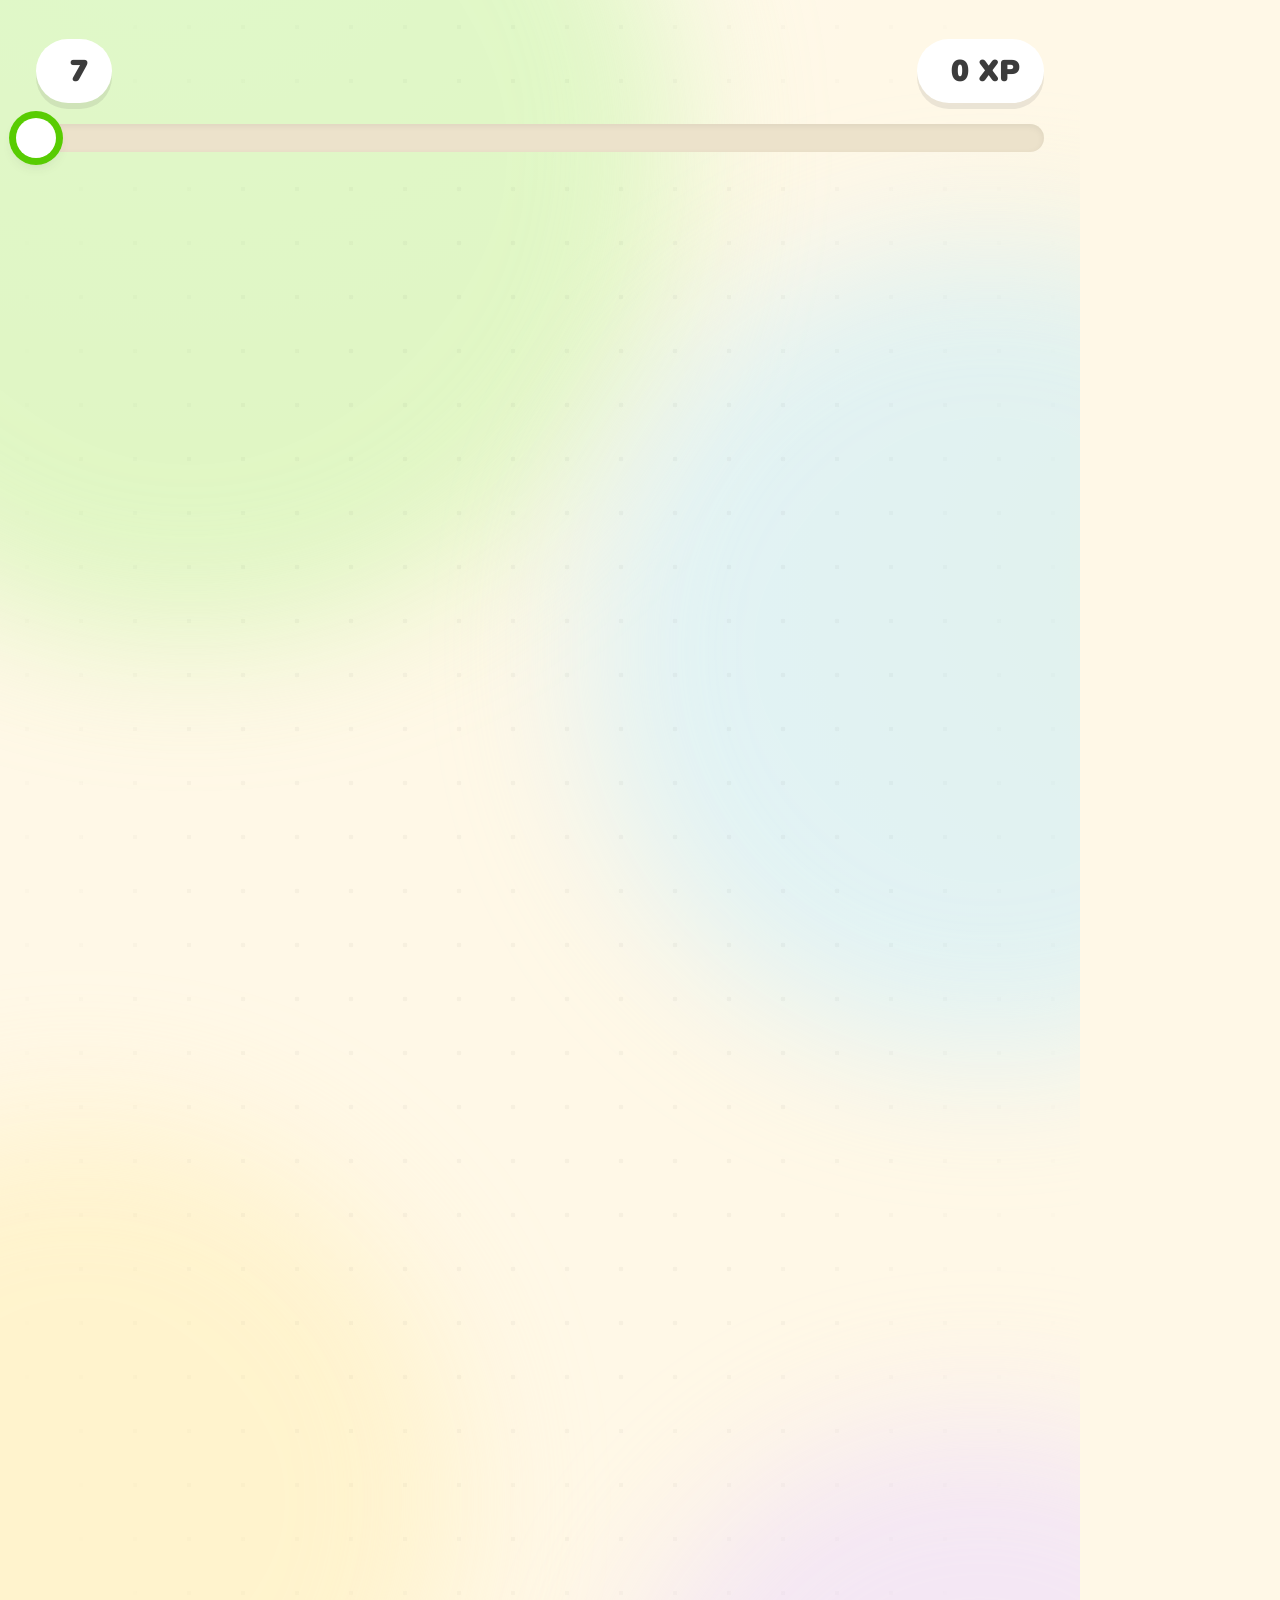
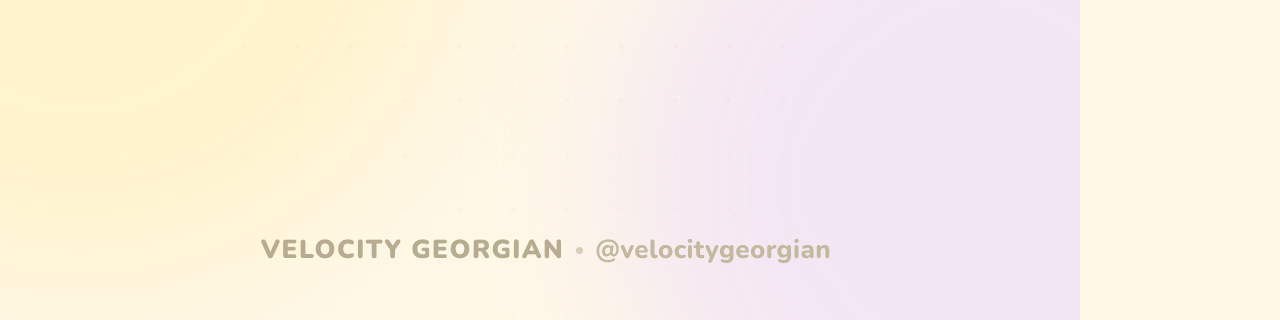
<file: scene/index.html>
<!doctype html>
<html lang="en">
<head>
<meta charset="utf-8">
<meta name="viewport" content="width=1080, height=1920">
<title>Velocity Georgian · Lesson</title>
<link rel="stylesheet" href="scene.css">
</head>
<body>
<div id="stage">

  <div id="bg">
    <div class="blob blob-a"></div>
    <div class="blob blob-b"></div>
    <div class="blob blob-c"></div>
    <div class="blob blob-d"></div>
    <canvas id="fx" width="1080" height="1920"></canvas>
    <div id="grid"></div>
  </div>

  <header id="hud">
    <div class="hud-row">
      <div class="pill streak" id="streakPill">
        <span class="ico" data-icon="flame"></span>
        <span id="streakVal">7</span>
      </div>
      <div class="hud-spacer"></div>
      <div class="pill xp" id="xpPill">
        <span class="ico" data-icon="bolt"></span>
        <span id="xpVal">0 XP</span>
      </div>
    </div>
    <div class="progress" id="progress">
      <div class="progress-fill" id="progressFill"><div class="progress-shine"></div></div>
      <div class="progress-knob" id="progressKnob"></div>
    </div>
  </header>

  <section class="scene" id="sceneIntro">
    <div class="intro-wrap">
      <div class="logo-badge" id="logoBadge"><span class="ico" data-icon="bolt"></span></div>
      <div class="logo-word" id="logoWord">VELOCITY</div>
      <div class="logo-lang" id="logoLang">GEORGIAN</div>
      <div class="tagline" id="tagline">Learn Georgian <b>in 60 seconds</b> a day</div>
    </div>
    <div class="mascot big" id="introMascot"></div>
    <div class="lesson-card" id="lessonCard">
      <div class="lesson-icon" id="lessonIcon"><span class="ico" data-icon="plane"></span></div>
      <div class="lesson-copy">
        <div class="eyebrow">TODAY'S LESSON</div>
        <div class="lesson-title" id="lessonTitle">Travel</div>
        <div class="lesson-sub" id="lessonSub">Du Lịch · 5 phrases</div>
      </div>
      <div class="lesson-go"><span class="ico" data-icon="chevron"></span></div>
    </div>
  </section>

  <section class="scene" id="scenePhrase">
    <div class="phrase-top">
      <div class="cat-chip" id="catChip">
        <span class="cat-ico" id="catIco"><span class="ico" data-icon="plane"></span></span>
        <span id="catText">Travel · Du Lịch</span>
      </div>
      <div class="counter-row">
        <span class="counter" id="phraseCounter">PHRASE 1 OF 5</span>
        <div class="dots" id="dots"></div>
      </div>
    </div>

    <div class="phrase-stack" id="phraseStack">
      <div class="card en-card" id="enCard">
        <div class="card-label" id="enLabel">
          <span class="ico speaker" data-icon="speaker"></span>
          <span>ENGLISH</span>
          <span class="eq" id="enEq"><i></i><i></i><i></i><i></i></span>
        </div>
        <div class="en-text" id="enText"></div>
      </div>

      <div class="connector" id="connector"><span class="ico" data-icon="arrowDown"></span></div>

      <div class="card nat-card" id="natCard">
        <div class="card-label light" id="natLabel">
          <span class="ico speaker" data-icon="speaker"></span>
          <span id="natLabelText">ქართული</span>
          <span class="eq light" id="natEq"><i></i><i></i><i></i><i></i></span>
        </div>
        <div class="nat-text" id="natText"></div>
      </div>

      <div class="translit" id="translit">
        <span class="translit-label" id="translitLabel">SAY IT LIKE</span>
        <span class="translit-text" id="translitText"></span>
      </div>

      <div class="repeat-pill" id="repeatPill">
        <span class="ico" data-icon="mic"></span>
        <span>REPEAT AFTER ME</span>
      </div>
    </div>
    <div class="mascot peek" id="peekMascot"></div>
  </section>

  <section class="scene" id="sceneOutro">
    <div class="outro-card" id="outroCard">
      <div class="outro-badge" id="outroBadge"><span class="ico" data-icon="check"></span></div>
      <div class="outro-title" id="outroTitle">Lesson complete!</div>
      <div class="outro-sub" id="outroSub">5 new Georgian phrases</div>
      <div class="outro-phrases" id="outroPhrases"></div>
      <div class="outro-stats" id="outroStats">
        <div class="stat xp"><span class="ico" data-icon="bolt"></span><b id="outroXp">+50 XP</b></div>
        <div class="stat streak"><span class="ico" data-icon="flame"></span><b id="outroStreak">7 day streak</b></div>
      </div>
      <div class="cta" id="cta">Follow for a new lesson every day</div>
    </div>
    <div class="mascot big outro-mascot" id="outroMascot"></div>
  </section>

  <footer id="foot">
    <span class="foot-bolt"><span class="ico" data-icon="bolt"></span></span>
    <span id="footBrand">VELOCITY GEORGIAN</span>
    <span class="foot-dot"></span>
    <span id="footHandle">@velocitygeorgian</span>
  </footer>

  <canvas id="fxTop" width="1080" height="1920"></canvas>
</div>
<script src="icons.js"></script>
<script src="scene.js"></script>
</body>
</html>
</file>
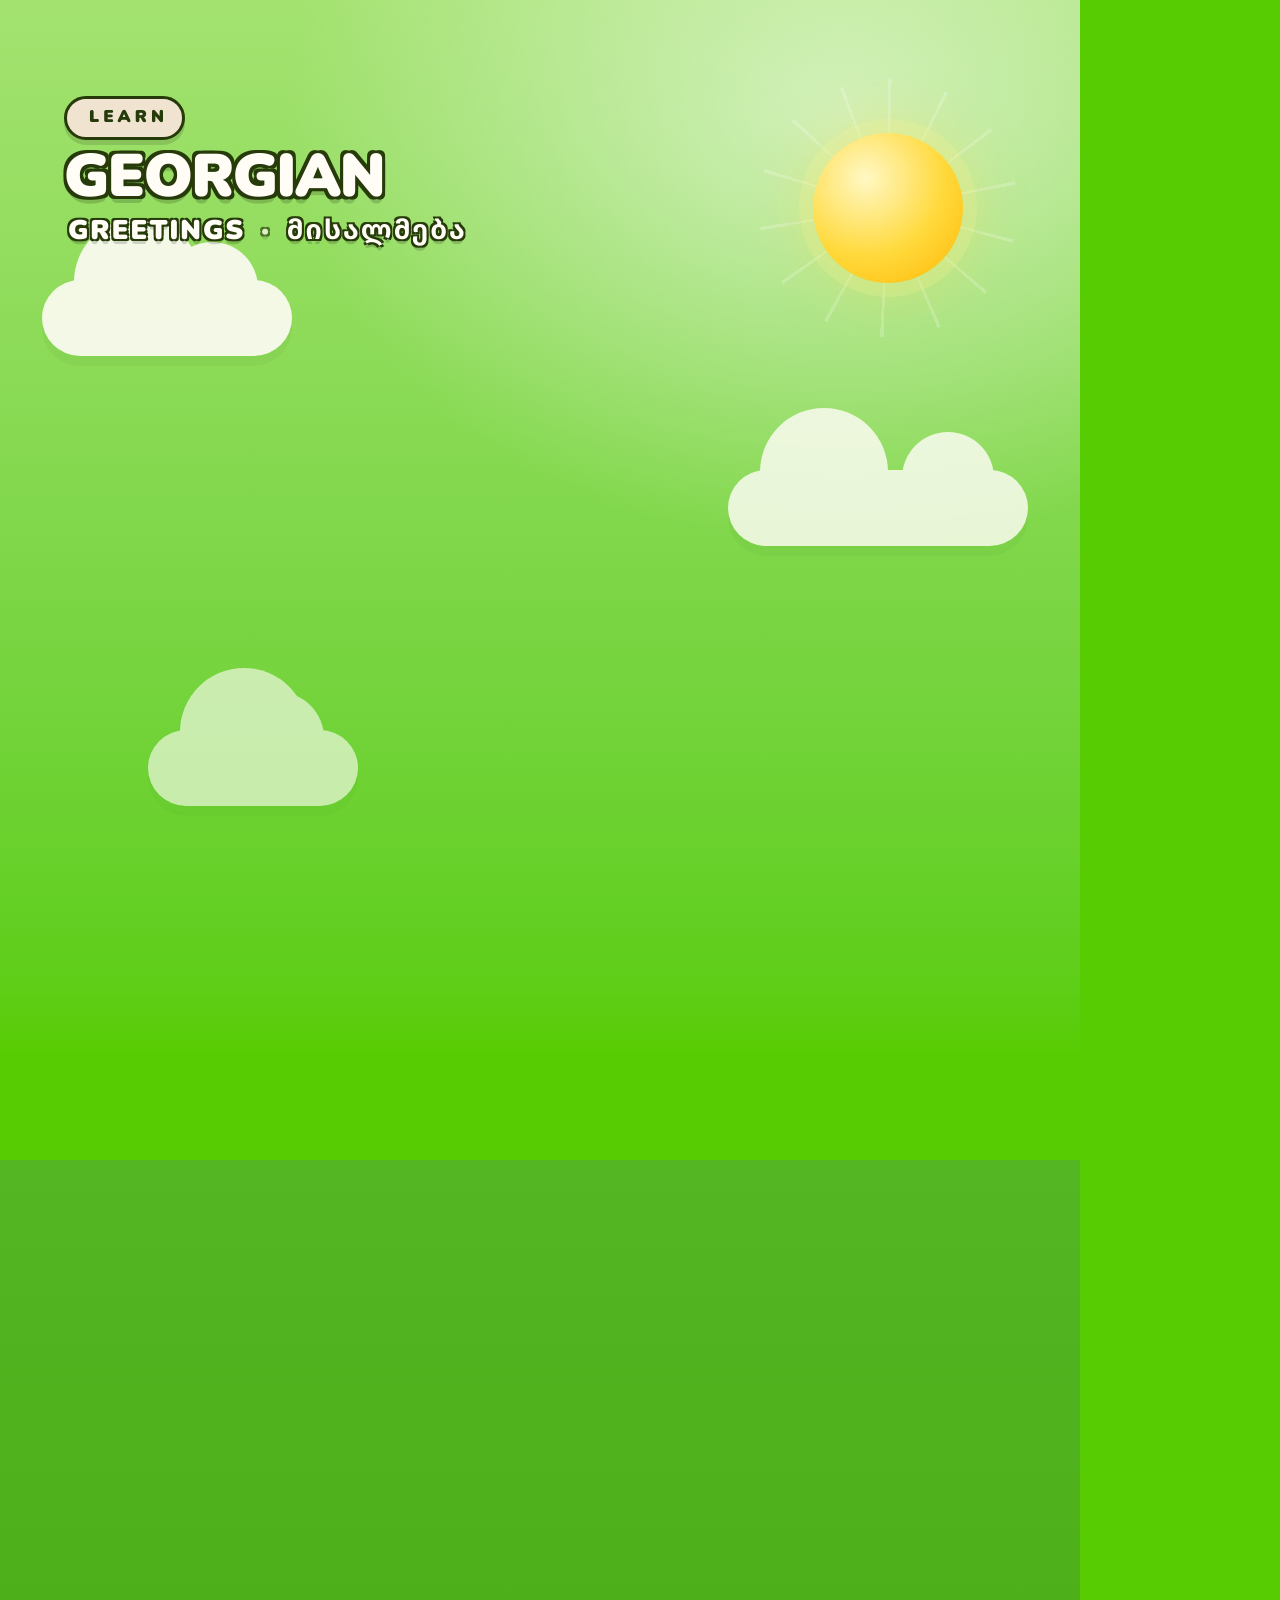
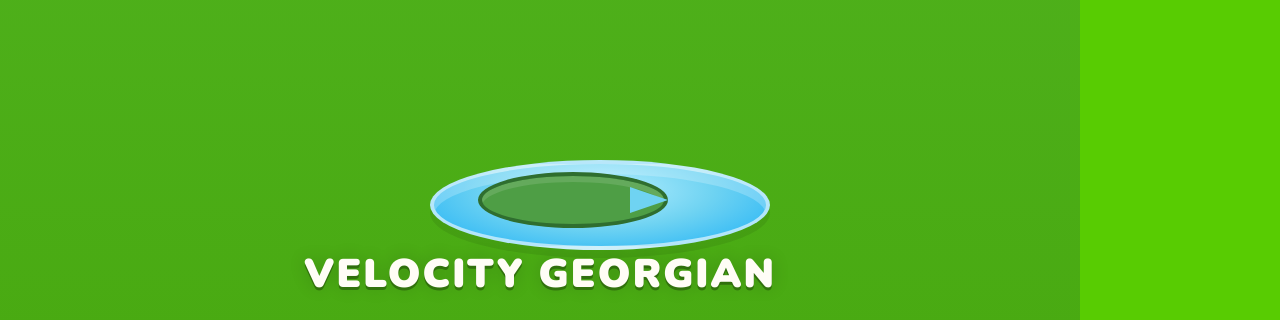
<file: scene_storybook/index.html>
<!doctype html>
<html lang="en">
<head>
<meta charset="utf-8">
<meta name="viewport" content="width=1080, height=1920">
<title>Velocity Japanese · Storybook</title>
<link rel="stylesheet" href="scene.css">
<link rel="stylesheet" href="worlds.css">
</head>
<body>
<div id="stage">

  <div id="world"></div>
  <div id="worldPrev"></div>
  <div id="sun"><div class="sun-rays"></div><div class="sun-core"></div></div>

  <div class="cloud cloud-a" id="cloud1"></div>
  <div class="cloud cloud-b" id="cloud2"></div>
  <div class="cloud cloud-c" id="cloud3"></div>

  <div class="balloon" data-animal="balloon" id="balloon"></div>

  <div id="birds">
    <div class="sky-bird b1" data-animal="bird" id="skyBird1"></div>
    <div class="sky-bird b2" data-animal="bird" id="skyBird2"></div>
    <div class="sky-bird b3" data-animal="bird" id="skyBird3"></div>
  </div>

  <div id="hills">
    <div class="hill hill-back"></div>
    <div class="hill hill-mid"></div>
    <div class="hill hill-front"></div>
  </div>
  <div id="ground"></div>

  <div id="worldDecor" aria-hidden="true"></div>

  <div id="market" aria-hidden="true">
    <div class="market-glow"></div>
    <svg class="market-lights" viewBox="0 0 1080 180" preserveAspectRatio="none">
      <path class="wire" d="M-40 18 C 220 150, 860 150, 1120 18" fill="none" stroke="#3A2A1A" stroke-width="5"/>
      <g class="bulbs">
        <circle class="bulb" cx="11" cy="40" r="11" fill="var(--accent)"/>
        <circle class="bulb" cx="89" cy="66" r="11" fill="var(--accent2)"/>
        <circle class="bulb" cx="179" cy="86" r="11" fill="var(--accent)"/>
        <circle class="bulb" cx="276" cy="101" r="11" fill="var(--accent2)"/>
        <circle class="bulb" cx="379" cy="111" r="11" fill="var(--accent)"/>
        <circle class="bulb" cx="486" cy="116" r="11" fill="var(--accent2)"/>
        <circle class="bulb" cx="594" cy="116" r="11" fill="var(--accent)"/>
        <circle class="bulb" cx="701" cy="111" r="11" fill="var(--accent2)"/>
        <circle class="bulb" cx="804" cy="101" r="11" fill="var(--accent)"/>
        <circle class="bulb" cx="901" cy="86" r="11" fill="var(--accent2)"/>
        <circle class="bulb" cx="991" cy="66" r="11" fill="var(--accent)"/>
        <circle class="bulb" cx="1069" cy="40" r="11" fill="var(--accent2)"/>
      </g>
    </svg>

    <div class="lantern lan-l"><span></span></div>
    <div class="lantern lan-r"><span></span></div>

    <div class="stall stall-l">
      <div class="awning"></div>
      <div class="stall-body"></div>
      <div class="stall-shelf"></div>
      <div class="produce">
        <i class="fruit p1"></i><i class="fruit p2"></i><i class="fruit p3"></i>
        <i class="fruit p4"></i><i class="fruit p5"></i>
      </div>
      <div class="stall-sign" data-icon="bag"></div>
    </div>

    <div class="stall stall-r">
      <div class="awning"></div>
      <div class="stall-body"></div>
      <div class="stall-shelf"></div>
      <div class="produce">
        <i class="fruit p2"></i><i class="fruit p3"></i><i class="fruit p1"></i>
        <i class="fruit p5"></i><i class="fruit p4"></i>
      </div>
      <div class="stall-sign" data-icon="star"></div>
    </div>
  </div>

  <canvas id="dust" width="1080" height="1920"></canvas>

  <div id="meadow">
    <div class="grass g1" data-animal="grass"></div>
    <div class="grass g2" data-animal="grass"></div>
    <div class="grass g3" data-animal="grass"></div>
    <div class="grass g4" data-animal="grass"></div>
    <div class="grass g5" data-animal="grass"></div>

    <div class="flower f1" data-animal="flower" id="flower1"></div>
    <div class="flower f2" data-animal="flower" id="flower2"></div>
    <div class="flower f3" data-animal="flower" id="flower3"></div>
    <div class="flower f4" data-animal="flower" id="flower4"></div>

    <div class="butterfly bf1" data-animal="butterfly" id="bfly1"></div>
    <div class="butterfly bf2" data-animal="butterfly" id="bfly2"></div>
    <div class="butterfly bf3" data-animal="butterfly" id="bfly3"></div>

    <div id="pond"></div>
    <div id="lilyPad"></div>
    <div class="animal critter slot-pond" data-slot="pond" id="critterPond"></div>
    <div class="animal critter slot-mid" data-slot="mid" id="critterMid"></div>
    <div class="animal critter slot-left" data-slot="left" id="critterLeft"></div>
    <div class="animal critter slot-right" data-slot="right" id="critterRight"></div>
  </div>

  <div id="scenes">
  <section class="scene" id="sceneIntro">
    <div class="intro-card" id="introCard">
      <div class="intro-kicker" id="introKicker">A TINY GEORGIAN STORY</div>
      <div class="intro-title" id="introTitle">3 PHRASES</div>
      <div class="intro-ribbon" id="introRibbon">UNDER 50 SECONDS</div>
      <div class="intro-category" id="introCategory">
        <span class="cat-icon" id="introCatIcon" data-icon="plane"></span>
        <span id="introCatText">Travel · Du Lịch</span>
      </div>
      <div class="intro-note" id="introNote">LISTEN · REPEAT · OWN IT</div>
    </div>
    <div class="animal intro-velo" id="introVelo"></div>
  </section>

  <section class="scene" id="scenePhrase">
    <div class="book" id="book">
      <div class="book-spine"></div>
      <div class="book-ribbon" id="bookRibbon"></div>
      <div class="page">
        <div class="page-inner" id="pageInner">
        <div id="pageWatermark"></div>
        <div class="book-meta">
          <span class="chapter" id="chapterLabel">PAGE 1 / 3</span>
        </div>

        <div class="en-block">
          <div class="card-label"><span class="flag">EN</span><span>ENGLISH</span><span class="eq" id="enEq"><i></i><i></i><i></i><i></i></span></div>
          <div class="en-text" id="enText"></div>
        </div>

        <div class="page-divider"><span data-icon="star"></span></div>

        <div class="nat-block" id="natBlock">
          <div class="card-label"><span class="flag ja">KA</span><span id="natLabelText">ქართული</span><span class="eq light" id="natEq"><i></i><i></i><i></i><i></i></span></div>
          <div class="nat-text" id="natText"></div>
        </div>

        <div class="listen-panel" id="listenPanel">
          <div class="listen-ring"><span class="ico" data-icon="speaker"></span></div>
          <div class="listen-bars" id="listenBars"><i></i><i></i><i></i><i></i><i></i><i></i><i></i><i></i><i></i></div>
          <div class="listen-text">LISTEN</div>
          <div class="listen-bird" data-animal="bird" id="listenBird"></div>
          <div class="listen-notes" id="listenNotes"><i>♪</i><i>♫</i><i>♪</i></div>
        </div>

        <div class="translit-box" id="translit">
          <div class="translit-label"><span class="ico" data-icon="speaker"></span><span id="translitLabel">SAY IT LIKE</span></div>
          <div class="translit-text" id="translitText"></div>
        </div>

        <div class="echo-row" id="echoRow">
          <div class="echo-bird" data-animal="bird" id="echoBird"></div>
          <div class="echo-sign" id="echoPill">
            <span class="ico" data-icon="mic"></span>
            <span>SAY IT WITH ME</span>
          </div>
          <div class="echo-ring-wrap">
            <svg id="echoRing" viewBox="0 0 64 64">
              <circle class="ring-bg" cx="32" cy="32" r="26"></circle>
              <circle class="ring-fill" id="ringFill" cx="32" cy="32" r="26"></circle>
            </svg>
          </div>
        </div>

        <div class="page-butterfly" data-animal="butterfly" id="pageButterfly"></div>
        </div>
      </div>
    </div>

    <div class="bubble" id="bubble">LISTEN...</div>
    <div class="velo-perch" id="phraseVelo"></div>
    <div class="nice-sticker" id="niceSticker"></div>
  </section>

  <section class="scene" id="sceneOutro">
    <div class="outro-card" id="outroCard">
      <div class="outro-kicker" id="outroKicker">THE END · FOR NOW</div>
      <div class="outro-title" id="outroTitle">GREAT JOB!</div>
      <div class="outro-sub" id="outroSub">3 new Georgian phrases</div>
      <div class="outro-list" id="outroList"></div>
      <div class="outro-stats" id="outroStats">
        <div class="stat"><span class="ico" data-icon="bolt"></span><b id="outroXp">+30 XP</b></div>
        <div class="stat"><span class="ico" data-icon="flame"></span><b id="outroStreak">7 day streak</b></div>
      </div>
      <div class="outro-cta" id="outroCta">FOLLOW FOR A NEW STORY</div>
    </div>
    <div class="animal outro-velo" id="outroVelo"></div>
    <div class="bubble outro-bubble" id="outroBubble">SEE YOU SOON!</div>
  </section>
  </div>

  <div id="topMeta">
    <div class="learn-kicker">
      <span class="ico" data-icon="sparkles"></span>
      <span>LEARN</span>
    </div>
    <div class="top-language" id="topLang">GEORGIAN</div>
    <div class="top-category">
      <span id="topCatEn">Greetings</span>
      <span class="top-sep">·</span>
      <span class="top-vi" id="topCatVi">მისალმება</span>
    </div>
  </div>

  <footer id="foot">
    <span id="footBrand">VELOCITY GEORGIAN</span>
  </footer>

  <div id="galleryTag"></div>
  <canvas id="fxTop" width="1080" height="1920"></canvas>
</div>
<script src="icons.js"></script>
<script src="animals.js"></script>
<script src="worlds.js"></script>
<script src="scene.js"></script>
</body>
</html>
</file>
<file: scene/scene.css>
@font-face {
  font-family: 'Nunito';
  src: url('fonts/Nunito-Variable.ttf') format('truetype');
  font-weight: 200 1000;
  font-style: normal;
  font-display: block;
}
@font-face {
  font-family: 'Nunito';
  src: url('fonts/Nunito-Italic-Variable.ttf') format('truetype');
  font-weight: 200 1000;
  font-style: italic;
  font-display: block;
}
@font-face {
  font-family: 'Noto';
  src: url('fonts/NotoSans-Variable.ttf') format('truetype');
  font-weight: 100 900;
  font-style: normal;
  font-display: block;
}
@font-face {
  font-family: 'Script';
  src: url('fonts/NotoSansGeorgian-Bold.ttf') format('truetype');
  font-weight: 400 900;
  font-display: block;
}

:root {
  --ink: #3C3C3C;
  --muted: #8A8A8A;
  --cream: #FFF8E7;
  --green: #58CC02;
  --green-dark: #46A302;
  --green-deep: #3D8F00;
  --accent: #58CC02;
}

* { box-sizing: border-box; margin: 0; padding: 0; }

html, body {
  width: 1080px;
  height: 1920px;
  overflow: hidden;
  background: var(--cream);
}

body {
  font-family: 'Nunito', 'Script', 'Noto', sans-serif;
  color: var(--ink);
  -webkit-font-smoothing: antialiased;
  text-rendering: geometricPrecision;
}

#stage {
  position: relative;
  width: 1080px;
  height: 1920px;
  overflow: hidden;
  background:
    radial-gradient(1200px 900px at 15% -5%, #FFFDF3 0%, rgba(255, 253, 243, 0) 60%),
    radial-gradient(900px 900px at 110% 30%, #FFF4D6 0%, rgba(255, 244, 214, 0) 55%),
    var(--cream);
}

#bg { position: absolute; inset: 0; }

.blob {
  position: absolute;
  border-radius: 50%;
  filter: blur(70px);
  opacity: .55;
  will-change: transform;
}
.blob-a { width: 980px; height: 980px; left: -300px; top: -340px; background: #C7F5A8; }
.blob-b { width: 820px; height: 820px; right: -320px; top: 240px; background: #C9EEFF; }
.blob-c { width: 760px; height: 760px; left: -300px; bottom: 40px; background: #FFEFB8; }
.blob-d { width: 720px; height: 720px; right: -260px; bottom: -220px; background: #EBD9FF; }

#grid {
  position: absolute;
  inset: 0;
  background-image: radial-gradient(rgba(60, 60, 60, .13) 2.2px, transparent 2.6px);
  background-size: 54px 54px;
  opacity: .32;
  -webkit-mask-image: radial-gradient(ellipse at 50% 42%, #000 35%, transparent 82%);
  mask-image: radial-gradient(ellipse at 50% 42%, #000 35%, transparent 82%);
}

#fx, #fxTop { position: absolute; inset: 0; width: 1080px; height: 1920px; pointer-events: none; }
#fx { z-index: 1; }
#fxTop { z-index: 60; }

/* ------------------------------------------------------------------ HUD */

#hud {
  position: absolute;
  left: 36px;
  right: 36px;
  top: 38px;
  z-index: 20;
}

.hud-row { display: flex; align-items: center; height: 66px; margin-bottom: 20px; }
.hud-spacer { flex: 1; }

.pill {
  display: inline-flex;
  align-items: center;
  gap: 10px;
  height: 64px;
  padding: 0 24px;
  border-radius: 999px;
  background: #FFFFFF;
  box-shadow: 0 6px 0 rgba(60, 60, 60, .10);
  font-size: 30px;
  font-weight: 1000;
}
.pill .ico { color: var(--green); }
.pill.streak .ico { color: #FF7A00; }
.pill.xp .ico { color: #F5A700; }
.pill .svg-ico { width: 32px; height: 32px; }

.progress {
  position: relative;
  height: 28px;
  border-radius: 999px;
  background: #ECE2CB;
  box-shadow: inset 0 2px 6px rgba(60, 60, 60, .08);
}
.progress-fill {
  position: absolute;
  left: 0; top: 0; bottom: 0;
  width: 0%;
  border-radius: 999px;
  background: linear-gradient(180deg, #6BE61A, #4EBE00);
  overflow: hidden;
}
.progress-shine {
  position: absolute;
  left: 0; right: 0; top: 0;
  height: 40%;
  background: linear-gradient(180deg, rgba(255, 255, 255, .45), rgba(255, 255, 255, 0));
}
.progress-knob {
  position: absolute;
  top: 50%;
  width: 40px;
  height: 40px;
  margin: -20px 0 0 -20px;
  border-radius: 50%;
  background: #fff;
  box-shadow: 0 0 0 7px var(--green), 0 6px 14px rgba(60, 60, 60, .18);
}

/* ---------------------------------------------------------------- scenes */

.scene { position: absolute; inset: 0; display: none; z-index: 10; }
.scene.active { display: block; }

.ico { display: inline-flex; align-items: center; justify-content: center; }
.svg-ico { width: 1em; height: 1em; display: block; }

/* ----------------------------------------------------------------- intro */

#sceneIntro { z-index: 12; }

.intro-wrap {
  position: absolute;
  left: 0; right: 0; top: 286px;
  text-align: center;
}

.logo-badge {
  width: 152px;
  height: 152px;
  margin: 0 auto 36px;
  border-radius: 44px;
  background: linear-gradient(180deg, #6BE61A 0%, #4EBE00 100%);
  box-shadow: 0 13px 0 #3D8F00, 0 34px 60px rgba(88, 204, 2, .32);
  color: #fff;
  display: flex;
  align-items: center;
  justify-content: center;
}
.logo-badge .svg-ico { width: 92px; height: 92px; }

.logo-word {
  font-size: 126px;
  font-weight: 1000;
  letter-spacing: -.5px;
  line-height: 1;
  color: var(--ink);
  white-space: nowrap;
}
.logo-word span { display: inline-block; will-change: transform; }

.logo-lang {
  display: inline-block;
  margin-top: 22px;
  padding: 12px 30px 13px;
  border-radius: 999px;
  background: #FFFFFF;
  color: #4FBF00;
  font-size: 42px;
  font-weight: 1000;
  letter-spacing: 7px;
  text-indent: 7px;
  box-shadow: 0 7px 0 rgba(60, 60, 60, .08);
}

.tagline {
  margin-top: 36px;
  font-size: 33px;
  font-weight: 800;
  color: #7C7159;
}
.tagline b { color: #58CC02; font-weight: 1000; }

#introMascot {
  position: absolute;
  left: 50%;
  top: 806px;
  width: 350px;
  margin-left: -175px;
  z-index: 3;
}

.mascot { pointer-events: none; }
.mascot .velo {
  width: 100%;
  height: auto;
  display: block;
  filter: drop-shadow(0 18px 22px rgba(60, 60, 60, .14));
}

.lesson-card {
  position: absolute;
  left: 130px;
  right: 130px;
  top: 1282px;
  height: 188px;
  padding: 0 32px;
  border-radius: 36px;
  background: #fff;
  box-shadow: 0 11px 0 #EADFC6, 0 28px 60px rgba(60, 60, 60, .10);
  display: flex;
  align-items: center;
  gap: 26px;
  z-index: 4;
}
.lesson-icon {
  width: 112px;
  height: 112px;
  flex: none;
  border-radius: 32px;
  background: var(--accent);
  color: #fff;
  display: flex;
  align-items: center;
  justify-content: center;
  box-shadow: 0 7px 0 rgba(0, 0, 0, .18);
}
.lesson-icon .svg-ico { width: 62px; height: 62px; }
.lesson-copy { flex: 1; min-width: 0; }
.eyebrow {
  font-size: 23px;
  font-weight: 900;
  letter-spacing: 3px;
  color: #AFA48A;
  margin-bottom: 7px;
}
.lesson-title {
  font-size: 54px;
  font-weight: 1000;
  line-height: 1.02;
  white-space: nowrap;
  overflow: hidden;
  text-overflow: ellipsis;
}
.lesson-sub { margin-top: 5px; font-size: 28px; font-weight: 800; color: var(--muted); }
.lesson-go {
  width: 80px;
  height: 80px;
  flex: none;
  border-radius: 26px;
  background: #F2EDE1;
  color: #9A9078;
  display: flex;
  align-items: center;
  justify-content: center;
}
.lesson-go .svg-ico { width: 38px; height: 38px; }

/* ---------------------------------------------------------------- phrase */

.phrase-top {
  position: absolute;
  left: 60px;
  right: 60px;
  top: 190px;
  display: flex;
  flex-direction: column;
  align-items: center;
  gap: 18px;
  z-index: 4;
}

.cat-chip {
  display: flex;
  align-items: center;
  gap: 15px;
  padding: 10px 28px 10px 10px;
  border-radius: 999px;
  background: #fff;
  box-shadow: 0 6px 0 rgba(60, 60, 60, .08);
  font-size: 30px;
  font-weight: 900;
  max-width: 900px;
  white-space: nowrap;
  overflow: hidden;
}
.cat-ico {
  width: 54px;
  height: 54px;
  flex: none;
  border-radius: 50%;
  background: var(--accent);
  color: #fff;
  display: flex;
  align-items: center;
  justify-content: center;
}
.cat-ico .svg-ico { width: 30px; height: 30px; }

.counter-row { display: flex; align-items: center; gap: 26px; }
.counter {
  font-size: 24px;
  font-weight: 900;
  letter-spacing: 2.6px;
  color: #AFA48A;
}
.dots { display: flex; align-items: center; gap: 11px; }
.dot {
  width: 18px;
  height: 18px;
  border-radius: 50%;
  background: #E4DAC4;
}
.dot.done { background: var(--accent); }
.dot.current { background: #fff; box-shadow: inset 0 0 0 5px var(--accent); }

.phrase-stack {
  position: absolute;
  left: 80px;
  right: 80px;
  top: 304px;
  bottom: 260px;
  display: flex;
  flex-direction: column;
  align-items: center;
  justify-content: center;
  z-index: 3;
}

.card {
  width: 100%;
  position: relative;
  border-radius: 38px;
}

.en-card {
  padding: 32px 44px 38px;
  background: #fff;
  box-shadow: 0 11px 0 #EADFC6, 0 26px 60px rgba(60, 60, 60, .10);
}

.card-label {
  display: flex;
  align-items: center;
  justify-content: center;
  gap: 13px;
  font-size: 24px;
  font-weight: 900;
  letter-spacing: 2.6px;
  color: #B7AC90;
}
.card-label .svg-ico { width: 30px; height: 30px; }
.card-label.light { color: rgba(255, 255, 255, .78); }

.eq { display: inline-flex; align-items: flex-end; gap: 4px; height: 26px; opacity: 0; }
.eq i {
  display: block;
  width: 5px;
  height: 20px;
  border-radius: 3px;
  background: currentColor;
  transform-origin: bottom;
}
.eq.light { color: rgba(255, 255, 255, .9); }
.card-label.playing .eq { opacity: 1; }
.card-label.playing .speaker { color: var(--green); }
.card-label.light.playing .speaker { color: #fff; }

.en-text {
  margin-top: 22px;
  font-size: 70px;
  font-weight: 900;
  line-height: 1.14;
  text-align: center;
  color: var(--ink);
}

.w { display: inline-block; }
.w-bg {
  display: inline-block;
  padding: 2px 9px 4px;
  border-radius: 15px;
  background: transparent;
}
.w.on .w-bg { background: #DDF4C5; color: #3D6B00; }

.connector {
  width: 80px;
  height: 80px;
  margin: -18px 0 -18px;
  border: 7px solid var(--cream);
  border-radius: 50%;
  background: #fff;
  color: var(--green);
  box-shadow: 0 7px 0 rgba(60, 60, 60, .07);
  display: flex;
  align-items: center;
  justify-content: center;
  z-index: 5;
}
.connector .svg-ico { width: 38px; height: 38px; }

.nat-card {
  padding: 30px 40px 40px;
  background: linear-gradient(180deg, #61D90B 0%, #4FBF00 100%);
  box-shadow: 0 13px 0 #3D8F00, 0 32px 70px rgba(88, 204, 2, .30);
}

.nat-text {
  margin-top: 20px;
  display: flex;
  flex-wrap: wrap;
  justify-content: center;
  align-items: flex-end;
  column-gap: 6px;
  row-gap: 14px;
  text-align: center;
  font-size: 88px;
}
.nat-text.lines {
  flex-direction: column;
  align-items: center;
  row-gap: 16px;
}
.tile-line {
  display: flex;
  align-items: flex-end;
  justify-content: center;
  gap: 6px;
}
.tile { display: inline-block; transform-origin: center bottom; }
.tile-bg {
  display: inline-block;
  padding: .09em .22em .13em;
  border-radius: .2em;
  background: #fff;
  color: #3D8F00;
  font-weight: 900;
  line-height: 1.06;
  box-shadow: 0 .068em 0 rgba(0, 0, 0, .16);
}
.tile.on .tile-bg {
  background: #FFC800;
  color: #5C3D00;
  transform: translateY(-.07em) scale(1.05);
  box-shadow: 0 .1em 0 #C98F00;
}

.mascot.peek {
  position: absolute;
  right: 26px;
  bottom: 138px;
  width: 196px;
  z-index: 6;
  transform-origin: 50% 100%;
}

.translit {
  margin-top: 48px;
  display: flex;
  align-items: baseline;
  justify-content: center;
  gap: 16px;
  max-width: 920px;
}
.translit-label {
  flex: none;
  padding: 8px 16px 9px;
  border-radius: 12px;
  background: #fff;
  color: var(--accent);
  font-size: 21px;
  font-weight: 900;
  letter-spacing: 2.4px;
  box-shadow: 0 5px 0 rgba(60, 60, 60, .08);
}
.translit-text {
  font-size: 34px;
  font-weight: 800;
  font-style: italic;
  color: #7B7362;
}

.repeat-pill {
  margin-top: 38px;
  display: flex;
  align-items: center;
  gap: 15px;
  padding: 21px 36px;
  border-radius: 999px;
  background: #E4F6FF;
  color: #1183B8;
  box-shadow: 0 7px 0 #C6EAFB;
  font-size: 30px;
  font-weight: 1000;
  letter-spacing: 1.8px;
  transform-origin: center center;
}
.repeat-pill .svg-ico { width: 38px; height: 38px; }

/* ----------------------------------------------------------------- outro */

.outro-card {
  position: absolute;
  left: 100px;
  right: 100px;
  top: 400px;
  padding: 56px 54px 48px;
  border-radius: 46px;
  background: #fff;
  box-shadow: 0 13px 0 #EADFC6, 0 32px 80px rgba(60, 60, 60, .12);
  text-align: center;
  z-index: 4;
}

.outro-badge {
  width: 134px;
  height: 134px;
  margin: 0 auto 24px;
  border-radius: 50%;
  background: linear-gradient(180deg, #6BE61A, #4EBE00);
  color: #fff;
  display: flex;
  align-items: center;
  justify-content: center;
  box-shadow: 0 10px 0 #3D8F00;
}
.outro-badge .svg-ico { width: 76px; height: 76px; }

.outro-title { font-size: 76px; font-weight: 1000; line-height: 1; letter-spacing: -1px; }
.outro-sub { margin-top: 16px; font-size: 32px; font-weight: 800; color: var(--muted); }

.outro-phrases {
  margin: 32px 0 28px;
  display: flex;
  flex-direction: column;
  gap: 13px;
  text-align: left;
}
.o-row {
  display: flex;
  align-items: center;
  gap: 16px;
  padding: 12px 20px;
  border-radius: 18px;
  background: #F7F3E8;
  font-size: 28px;
  font-weight: 800;
  color: #5E5748;
}
.o-check {
  width: 38px;
  height: 38px;
  flex: none;
  border-radius: 50%;
  background: var(--accent);
  color: #fff;
  display: flex;
  align-items: center;
  justify-content: center;
}
.o-check .svg-ico { width: 24px; height: 24px; }
.o-text { white-space: nowrap; overflow: hidden; text-overflow: ellipsis; }

.outro-stats { display: flex; justify-content: center; gap: 18px; margin-bottom: 30px; }
.stat {
  display: flex;
  align-items: center;
  gap: 10px;
  padding: 14px 26px;
  border-radius: 999px;
  font-size: 30px;
  font-weight: 1000;
}
.stat .svg-ico { width: 34px; height: 34px; }
.stat.xp { background: #FFF3CC; color: #B07E00; }
.stat.streak { background: #FFE9D6; color: #C25A00; }

.cta {
  padding: 27px 30px 28px;
  border-radius: 26px;
  background: linear-gradient(180deg, #6BE61A, #4EBE00);
  box-shadow: 0 10px 0 #3D8F00;
  color: #fff;
  font-size: 34px;
  font-weight: 1000;
  letter-spacing: .3px;
}

.outro-mascot {
  position: absolute;
  left: 50%;
  margin-left: 178px;
  top: 238px;
  width: 238px;
  z-index: 3;
}

/* ------------------------------------------------------------------ foot */

#foot {
  position: absolute;
  left: 0;
  right: 0;
  bottom: 52px;
  display: flex;
  align-items: center;
  justify-content: center;
  gap: 12px;
  z-index: 15;
  font-size: 26px;
  font-weight: 900;
  letter-spacing: 1.4px;
  color: #B7AC90;
}
.foot-bolt { display: flex; color: var(--green); }
.foot-bolt .svg-ico { width: 31px; height: 31px; }
.foot-dot { width: 7px; height: 7px; border-radius: 50%; background: #D8CDB6; }
#footHandle { font-weight: 800; letter-spacing: .4px; color: #C4B99F; }

/* ----------------------------------------------------------- preview bar */

#previewBar {
  position: fixed;
  left: 50%;
  bottom: 26px;
  transform: translateX(-50%);
  z-index: 99;
  display: flex;
  align-items: center;
  gap: 18px;
  padding: 14px 22px;
  border-radius: 999px;
  background: rgba(30, 30, 30, .86);
  backdrop-filter: blur(10px);
  color: #fff;
  font-family: system-ui, sans-serif;
  font-size: 16px;
  width: 900px;
}
#previewBar button {
  border: 0;
  background: #58CC02;
  color: #fff;
  font-weight: 700;
  font-size: 16px;
  padding: 10px 22px;
  border-radius: 999px;
  cursor: pointer;
  min-width: 92px;
}
#previewBar input[type=range] { flex: 1; accent-color: #58CC02; }
#previewBar .ptime { font-variant-numeric: tabular-nums; opacity: .8; white-space: nowrap; }
</file>
<file: scene_storybook/scene.css>
@font-face {
  font-family: 'Nunito';
  src: url('../scene/fonts/Nunito-Variable.ttf') format('truetype');
  font-weight: 200 1000;
  font-style: normal;
  font-display: block;
}
@font-face {
  font-family: 'Nunito';
  src: url('../scene/fonts/Nunito-Italic-Variable.ttf') format('truetype');
  font-weight: 200 1000;
  font-style: italic;
  font-display: block;
}
@font-face {
  font-family: 'Noto';
  src: url('../scene/fonts/NotoSans-Variable.ttf') format('truetype');
  font-weight: 100 900;
  font-style: normal;
  font-display: block;
}
@font-face {
  font-family: 'NotoScript';
  src: url('../scene/fonts/NotoSansGeorgian-Bold.ttf') format('truetype');
  font-weight: 400;
  font-style: normal;
  font-display: block;
}
@font-face {
  font-family: 'NotoScript';
  src: url('../scene/fonts/NotoSansGeorgian-Bold.ttf') format('truetype');
  font-weight: 700 1000;
  font-style: normal;
  font-display: block;
}

:root {
  --world: #58CC02;
  --card: #FFFDF6;
  --paper: #F0E4D0;
  --ink: #263A0A;
  --accent: #FFC800;
  --accent2: #1CB0F6;
  --hl-ink: #263A0A;
  --hill1: #8FD17A;
  --hill2: #6FBE63;
  --hill3: #4E9E45;
}

* { box-sizing: border-box; margin: 0; padding: 0; }

html, body {
  width: 1080px;
  height: 1920px;
  overflow: hidden;
  background: var(--world);
}

body {
  font-family: 'Nunito', 'NotoScript', 'Noto', sans-serif;
  color: var(--ink);
  -webkit-font-smoothing: antialiased;
  text-rendering: geometricPrecision;
}

#stage {
  position: relative;
  width: 1080px;
  height: 1920px;
  overflow: hidden;
  background: var(--world);
}

#world {
  position: absolute;
  inset: 0;
  background:
    radial-gradient(900px 700px at 78% 6%, rgba(255, 255, 255, .55), transparent 62%),
    linear-gradient(180deg, color-mix(in srgb, var(--world) 55%, #FFFDF6) 0%, var(--world) 55%, var(--world) 100%);
}

#worldPrev {
  position: absolute;
  inset: 0;
  z-index: 1;
  background: var(--prevWorld, transparent);
  opacity: 0;
  pointer-events: none;
}

/* ------------------------------------------------------------------ sky */

#sun { position: absolute; right: 62px; top: 78px; width: 260px; height: 260px; z-index: 2; }
.sun-rays {
  position: absolute;
  inset: 0;
  border-radius: 50%;
  background: repeating-conic-gradient(from 0deg, rgba(255, 255, 255, .38) 0deg 1.6deg, transparent 1.6deg 26deg);
  -webkit-mask-image: radial-gradient(circle, transparent 38%, #000 40%, #000 70%, transparent 72%);
  mask-image: radial-gradient(circle, transparent 38%, #000 40%, #000 70%, transparent 72%);
  opacity: .55;
}
.sun-core {
  position: absolute;
  left: 50%; top: 50%;
  width: 150px; height: 150px;
  margin: -75px 0 0 -75px;
  border-radius: 50%;
  background: radial-gradient(circle at 35% 30%, #FFF8C4 0%, #FFD93B 55%, #FFB703 100%);
  box-shadow: 0 0 0 14px rgba(255, 240, 150, .18), 0 0 70px rgba(255, 217, 59, .45);
}

.cloud {
  position: absolute;
  height: 76px;
  background: #FFFDF6;
  border-radius: 999px;
  opacity: .9;
  box-shadow: 0 10px 0 rgba(0, 0, 0, .035);
  z-index: 2;
}
.cloud::before,
.cloud::after {
  content: '';
  position: absolute;
  background: #FFFDF6;
  border-radius: 50%;
}
.cloud::before { width: 128px; height: 128px; left: 32px; top: -62px; }
.cloud::after { width: 92px; height: 92px; right: 34px; top: -38px; }
.cloud-a { width: 250px; left: 42px; top: 280px; }
.cloud-b { width: 300px; right: 52px; top: 470px; opacity: .82; }
.cloud-c { width: 210px; left: 148px; top: 730px; opacity: .62; }

#birds { position: absolute; inset: 0; z-index: 3; pointer-events: none; }
.sky-bird { position: absolute; left: 0; top: 0; width: 78px; opacity: .92; }
.sky-bird .animal-svg { width: 100%; display: block; }
.sky-bird.b1 { --bird-body: #FF8C42; --bird-wing: #E86A1F; }
.sky-bird.b2 { --bird-body: #1CB0F6; --bird-wing: #0E8CC7; }
.sky-bird.b3 { --bird-body: #A560E8; --bird-wing: #7E3EC2; }

.balloon {
  position: absolute;
  left: 36px;
  top: 1218px;
  width: 112px;
  z-index: 7;
  --balloon-a: var(--accent);
  --balloon-b: var(--accent2);
}
.balloon .animal-svg { width: 100%; display: block; }

#hills { position: absolute; left: 0; right: 0; bottom: 0; height: 760px; z-index: 5; overflow: hidden; }
.hill { position: absolute; left: 50%; border-radius: 50% 50% 0 0; transform: translateX(-50%); }
.hill-back { width: 1500px; height: 690px; bottom: 70px; background: color-mix(in srgb, var(--world) 30%, #8FD17A); }
.hill-mid { width: 1280px; height: 570px; bottom: 10px; background: color-mix(in srgb, var(--world) 42%, #6FBE63); }
.hill-front { width: 1180px; height: 430px; bottom: -70px; background: color-mix(in srgb, var(--world) 52%, #4E9E45); }

#ground {
  position: absolute;
  left: 0; right: 0; bottom: 0;
  height: 300px;
  z-index: 6;
  background: linear-gradient(
    180deg,
    color-mix(in srgb, var(--world) 52%, #4E9E45) 0%,
    color-mix(in srgb, var(--world) 64%, #2F6E2F) 100%
  );
}

/* ------------------------------------------------------------------ market set */

#market { display: none; position: absolute; inset: 0; z-index: 8; pointer-events: none; }
#stage.set-market #market { display: block; }
#stage.set-market #market::before {
  content: '';
  position: absolute;
  left: 0;
  right: 0;
  top: 1160px;
  height: 180px;
  background:
    radial-gradient(320px 90px at 50% 20%, rgba(255, 190, 110, .18), transparent 72%),
    repeating-linear-gradient(0deg, rgba(255, 255, 255, .035) 0 2px, transparent 2px 30px),
    linear-gradient(180deg, #3E2E32 0%, #5A3E42 100%);
  border-bottom: 8px solid #2A2024;
  box-shadow: 0 12px 34px rgba(0, 0, 0, .22);
}

#stage.set-market #hills { display: none; }
#stage.set-market .grass,
#stage.set-market .flower,
#stage.set-market .butterfly,
#stage.set-market .balloon { display: none; }

#stage.set-market #world {
  background:
    radial-gradient(900px 700px at 78% 8%, rgba(255, 216, 150, .55), transparent 62%),
    linear-gradient(180deg, #241A3E 0%, #5B3366 34%, #C85E63 64%, #F3B56A 100%);
}
#stage.set-market #world::after {
  content: '';
  position: absolute;
  inset: 0;
  background: var(--world);
  opacity: .17;
  mix-blend-mode: soft-light;
}
#stage.set-market .cloud { opacity: .34; filter: saturate(.55) brightness(.82); }
#stage.set-market .sun-rays { opacity: .22; }
#stage.set-market .sun-core {
  background: radial-gradient(circle at 35% 30%, #FFF1BF 0%, #FFC45C 55%, #FF8C42 100%);
  box-shadow: 0 0 0 14px rgba(255, 196, 92, .12), 0 0 80px rgba(255, 140, 66, .5);
}

#stage.set-market #ground {
  height: 760px;
  background-color: #4A3834;
  background-image:
    radial-gradient(1000px 340px at 50% 0%, rgba(255, 184, 112, .22), transparent 72%),
    linear-gradient(180deg, rgba(0, 0, 0, .02), rgba(0, 0, 0, .40)),
    url("data:image/svg+xml,%3Csvg xmlns='http://www.w3.org/2000/svg' width='120' height='90' viewBox='0 0 120 90'%3E%3Cg fill='%23ffffff' fill-opacity='.07' stroke='%23000000' stroke-opacity='.18' stroke-width='3'%3E%3Cellipse cx='30' cy='22' rx='26' ry='16'/%3E%3Cellipse cx='90' cy='22' rx='26' ry='16'/%3E%3Cellipse cx='0' cy='60' rx='26' ry='16'/%3E%3Cellipse cx='60' cy='60' rx='26' ry='16'/%3E%3Cellipse cx='120' cy='60' rx='26' ry='16'/%3E%3Cellipse cx='30' cy='98' rx='26' ry='16'/%3E%3Cellipse cx='90' cy='98' rx='26' ry='16'/%3E%3C/g%3E%3C/svg%3E");
  background-size: auto, auto, 120px 90px;
  background-repeat: no-repeat, no-repeat, repeat;
}

#stage.set-market #pond {
  border: 10px solid #8A7A6A;
  background: radial-gradient(ellipse at 50% 30%, #B8E8D8 0%, #4E9282 48%, #245A52 100%);
  box-shadow:
    inset 0 10px 0 rgba(255, 255, 255, .24),
    0 10px 0 rgba(0, 0, 0, .22),
    0 0 0 12px #6E5A4E;
}

.market-glow {
  position: absolute;
  left: 50%;
  bottom: 0;
  width: 1100px;
  height: 780px;
  transform: translateX(-50%);
  background: radial-gradient(ellipse at 50% 100%, rgba(255, 170, 100, .22), transparent 68%);
}

.market-lights {
  position: absolute;
  left: 0;
  top: 1184px;
  width: 1080px;
  height: 180px;
  z-index: 1;
}
.market-lights .wire { opacity: .9; }
.market-lights .bulb { filter: drop-shadow(0 0 14px var(--accent)); }

.lantern {
  position: absolute;
  top: 1212px;
  width: 56px;
  height: 96px;
  z-index: 3;
  transform-origin: 50% 0;
}
.lantern::before {
  content: '';
  position: absolute;
  left: 50%;
  top: -38px;
  width: 4px;
  height: 40px;
  background: #3A2A1A;
  transform: translateX(-50%);
}
.lantern span {
  position: absolute;
  inset: 0;
  border-radius: 18px 18px 24px 24px;
  background: linear-gradient(180deg, var(--accent2) 0%, var(--accent) 62%, #FF8C42 100%);
  border: 5px solid var(--ink);
  box-shadow:
    0 0 36px color-mix(in srgb, var(--accent) 62%, transparent),
    inset 0 10px 0 rgba(255, 255, 255, .24);
}
.lantern span::before {
  content: '';
  position: absolute;
  left: -8px;
  right: -8px;
  top: -11px;
  height: 14px;
  border-radius: 7px;
  background: var(--ink);
}
.lantern span::after {
  content: '';
  position: absolute;
  left: 50%;
  bottom: -20px;
  width: 4px;
  height: 20px;
  background: var(--ink);
  transform: translateX(-50%);
  box-shadow: 0 8px 0 -1px var(--accent);
}
.lan-l { left: 314px; }
.lan-r { right: 314px; }

.stall {
  position: absolute;
  bottom: 40px;
  width: 400px;
  height: 600px;
  z-index: 2;
}
.stall-l { left: -120px; transform: rotate(-1.5deg); }
.stall-r { right: -120px; transform: rotate(1.2deg); }

.awning {
  position: absolute;
  left: -10px;
  right: -10px;
  top: 0;
  height: 124px;
  background: repeating-linear-gradient(90deg, var(--accent) 0 46px, var(--card) 46px 92px);
  border: 5px solid var(--ink);
  border-radius: 20px 20px 46px 46px / 20px 20px 30px 30px;
  box-shadow: 0 12px 0 rgba(0, 0, 0, .18);
}
.stall-r .awning {
  background: repeating-linear-gradient(90deg, var(--accent2) 0 46px, var(--card) 46px 92px);
}
.awning::after {
  content: '';
  position: absolute;
  left: 0;
  right: 0;
  bottom: -14px;
  height: 14px;
  border-radius: 8px;
  background: var(--ink);
  opacity: .86;
}

.stall-body {
  position: absolute;
  left: 20px;
  right: 20px;
  bottom: 0;
  height: 260px;
  background: repeating-linear-gradient(90deg, #9A6741 0 46px, #865636 46px 50px);
  border: 5px solid var(--ink);
  border-radius: 14px;
  box-shadow: inset 0 10px 0 rgba(255, 255, 255, .12), 0 12px 0 rgba(0, 0, 0, .20);
}

.stall-shelf {
  position: absolute;
  left: 0;
  right: 0;
  bottom: 250px;
  height: 20px;
  background: #B0784C;
  border: 5px solid var(--ink);
  border-radius: 10px;
  box-shadow: 0 8px 0 rgba(0, 0, 0, .18);
}

.produce {
  position: absolute;
  left: 34px;
  right: 34px;
  bottom: 268px;
  height: 72px;
}
.produce .fruit {
  position: absolute;
  bottom: 0;
  width: 44px;
  height: 44px;
  border-radius: 50%;
  border: 4px solid var(--ink);
  box-shadow: inset -6px -6px 0 rgba(0, 0, 0, .14);
}
.produce .fruit::after {
  content: '';
  position: absolute;
  left: 50%;
  top: -13px;
  width: 18px;
  height: 12px;
  border-radius: 50% 50% 0 0;
  background: #4E9E45;
  border: 3px solid var(--ink);
  transform: translateX(-50%) rotate(-18deg);
}
.produce .p1 { left: 0; background: #FF8C42; }
.produce .p2 { left: 60px; background: #E84343; }
.produce .p3 { left: 120px; background: #FFC800; }
.produce .p4 { left: 180px; background: #6FBE63; }
.produce .p5 { left: 240px; background: #A560E8; }

.stall-sign {
  position: absolute;
  left: 50%;
  top: 132px;
  width: 78px;
  height: 70px;
  display: grid;
  place-items: center;
  background: var(--card);
  border: 5px solid var(--ink);
  border-radius: 14px;
  box-shadow: 0 7px 0 rgba(0, 0, 0, .16);
  transform: translateX(-50%) rotate(-3deg);
}
.stall-sign .svg-ico { width: 38px; height: 38px; color: var(--accent2); }

#dust { position: absolute; inset: 0; width: 1080px; height: 1920px; z-index: 7; pointer-events: none; }

#meadow { position: absolute; inset: 0; z-index: 9; pointer-events: none; }
.animal { position: absolute; overflow: visible; }
.animal-svg { width: 100%; height: auto; display: block; overflow: visible; }
.slot-left .deer-svg { transform: scaleX(-1); }

.critter { pointer-events: none; transform-origin: 50% 92%; }
.slot-left { left: 58px; bottom: 132px; width: 252px; z-index: 12; }
.slot-pond { left: 480px; bottom: 108px; width: 158px; z-index: 8; }
.slot-mid { right: 320px; bottom: 150px; width: 162px; z-index: 6; }
.slot-right { right: 44px; bottom: 148px; width: 282px; z-index: 10; }

/* Keep the taller animals clear of the flowers without hiding their ears. */
.slot-left[data-animal="panda"] { bottom: 138px; }
.slot-left[data-animal="cat"] { bottom: 136px; }
.slot-mid[data-animal="panda"] { right: 326px; bottom: 156px; }
.slot-mid[data-animal="penguin"] { bottom: 142px; }
.slot-pond[data-animal="duck"] { width: 158px; bottom: 104px; }
.slot-right[data-animal="penguin"] { bottom: 142px; }
.slot-right[data-animal="cat"] { bottom: 144px; }

#pond {
  position: absolute;
  left: 430px;
  bottom: 70px;
  width: 340px;
  height: 90px;
  border-radius: 50%;
  z-index: 1;
  background: radial-gradient(ellipse at 50% 32%, #B8F0FF 0%, #6FD3F2 48%, #1CB0F6 100%);
  border: 4px solid rgba(255, 255, 255, .6);
  box-shadow: inset 0 10px 0 rgba(255, 255, 255, .22), 0 8px 0 rgba(0, 0, 0, .08);
}
#lilyPad {
  position: absolute;
  left: 478px;
  bottom: 92px;
  width: 190px;
  height: 56px;
  border-radius: 50%;
  z-index: 2;
  background: #4E9E45;
  border: 4px solid #2F6E2F;
  box-shadow: inset 0 6px 0 rgba(255, 255, 255, .12);
}
#lilyPad::after {
  content: '';
  position: absolute;
  right: -4px;
  top: 50%;
  width: 38px;
  height: 26px;
  margin-top: -13px;
  background: #6FD3F2;
  clip-path: polygon(0 0, 100% 50%, 0 100%);
}

.grass { position: absolute; width: 92px; opacity: .95; transform-origin: 50% 100%; z-index: 1; }
.g1 { left: 34px; bottom: 42px; }
.g2 { left: 340px; bottom: 28px; width: 76px; }
.g3 { right: 360px; bottom: 36px; width: 84px; }
.g4 { right: 26px; bottom: 52px; }
.g5 { left: 720px; bottom: 24px; width: 68px; }

.flower { position: absolute; transform-origin: 50% 100%; z-index: 3; }
.f1 { left: 44px; bottom: 260px; width: 100px; --flower: #FFC800; }
.f2 { right: 150px; bottom: 410px; width: 104px; --flower: #FF8FA3; }
.f3 { left: 322px; bottom: 112px; width: 82px; --flower: #1CB0F6; }
.f4 { right: 42px; bottom: 96px; width: 94px; --flower: #A560E8; }

.butterfly { position: absolute; width: 92px; z-index: 6; }
.bf1 { left: 198px; bottom: 540px; --bfly-a: #FFC800; --bfly-b: #FF8FA3; }
.bf2 { right: 196px; bottom: 610px; --bfly-a: #1CB0F6; --bfly-b: #A560E8; }
.bf3 { left: 760px; bottom: 410px; width: 76px; --bfly-a: #FF6B35; --bfly-b: #FFC800; }

/* ------------------------------------------------------------------ footer */

#topMeta {
  position: absolute;
  left: 64px;
  top: 96px;
  z-index: 30;
  display: flex;
  flex-direction: column;
  align-items: flex-start;
  gap: 6px;
  max-width: 500px;
}
.learn-kicker {
  display: inline-flex;
  align-items: center;
  gap: 8px;
  padding: 7px 14px 8px;
  background: var(--paper);
  color: var(--ink);
  border: 3px solid var(--ink);
  border-radius: 999px;
  box-shadow: 0 5px 0 rgba(0, 0, 0, .12);
  font-size: 17px;
  font-weight: 1000;
  letter-spacing: 4px;
}
.learn-kicker .svg-ico { width: 22px; height: 22px; color: var(--accent); }
.top-language {
  display: inline-block;
  max-width: 100%;
  margin-top: 4px;
  font-size: 60px;
  font-weight: 1000;
  line-height: .9;
  letter-spacing: -1.5px;
  text-transform: uppercase;
  white-space: nowrap;
  color: var(--card);
  text-shadow:
    -3px -3px 0 var(--ink), 3px -3px 0 var(--ink),
    -3px 3px 0 var(--ink), 3px 3px 0 var(--ink),
    0 7px 0 rgba(0, 0, 0, .16);
}
.top-category {
  padding-left: 4px;
  font-size: 27px;
  font-weight: 1000;
  letter-spacing: 2px;
  text-transform: uppercase;
  white-space: nowrap;
  color: var(--card);
  text-shadow:
    -2px -2px 0 var(--ink), 2px -2px 0 var(--ink),
    -2px 2px 0 var(--ink), 2px 2px 0 var(--ink),
    0 5px 0 rgba(0, 0, 0, .16);
}
.top-category > span { display: inline-block; }
.top-category.stacked {
  display: flex;
  flex-direction: column;
  align-items: flex-start;
  gap: 1px;
  margin-top: 4px;
  line-height: 1.02;
}
.top-category.stacked .top-sep { display: none; }
.top-sep { opacity: .65; padding: 0 6px; }
.top-vi { font-weight: 800; }

#foot {
  position: absolute;
  left: 0; right: 0; bottom: 18px;
  z-index: 30;
  display: flex;
  align-items: center;
  justify-content: center;
  background: none;
  color: var(--card);
  font-size: 40px;
  font-weight: 1000;
  letter-spacing: 2px;
  text-shadow: 0 3px 0 rgba(0, 0, 0, .30), 0 0 18px rgba(0, 0, 0, .16);
  pointer-events: none;
}
#foot #footBrand { font-size: 40px; }

#galleryTag {
  display: none;
  position: absolute;
  left: 50%;
  bottom: 112px;
  transform: translateX(-50%);
  z-index: 40;
  align-items: center;
  gap: 12px;
  padding: 9px 20px;
  background: rgba(10, 10, 14, .84);
  color: #FFFDF6;
  border-radius: 999px;
  font-size: 20px;
  font-weight: 900;
  letter-spacing: 2.5px;
  white-space: nowrap;
  box-shadow: 0 8px 24px rgba(0, 0, 0, .28);
}
#galleryTag .g-swatches { display: flex; gap: 6px; }
#galleryTag .g-swatches i { width: 14px; height: 14px; border-radius: 50%; border: 2px solid rgba(255, 255, 255, .78); }

#fxTop { position: absolute; inset: 0; width: 1080px; height: 1920px; z-index: 60; pointer-events: none; }

.scene { position: absolute; inset: 0; z-index: 20; opacity: 0; visibility: hidden; }
.scene.active { opacity: 1; visibility: visible; }

#scenes {
  position: absolute;
  inset: 0;
  z-index: 20;
  transform-origin: 50% 42%;
  will-change: transform;
}

.ico { display: inline-flex; align-items: center; justify-content: center; }
.svg-ico { width: 1em; height: 1em; }

/* ------------------------------------------------------------------ book */

.book {
  position: absolute;
  left: 84px;
  right: 84px;
  top: 310px;
  height: 850px;
  background: var(--paper);
  border: 4px solid color-mix(in srgb, var(--ink) 72%, transparent);
  border-right-width: 10px;
  border-bottom-width: 10px;
  border-radius: 36px;
  box-shadow: 0 26px 0 rgba(0, 0, 0, .11), 0 44px 70px rgba(0, 0, 0, .18);
  transform: rotate(-1deg);
  transform-origin: 50% 20%;
  overflow: hidden;
}
.book::after {
  content: '';
  position: absolute;
  right: 0;
  bottom: 0;
  width: 84px;
  height: 84px;
  background: linear-gradient(135deg, transparent 47%, rgba(0, 0, 0, .06) 48%, color-mix(in srgb, var(--accent) 20%, var(--card)) 49%);
  border-top-left-radius: 26px;
  z-index: 2;
  pointer-events: none;
}
.book::before {
  content: '';
  position: absolute;
  inset: 0;
  background-image: radial-gradient(rgba(0, 0, 0, .045) 1px, transparent 1.3px);
  background-size: 9px 9px;
  opacity: .35;
  pointer-events: none;
}
.book-spine {
  position: absolute;
  left: 0; top: 0; bottom: 0;
  width: 30px;
  background: linear-gradient(90deg, color-mix(in srgb, var(--accent) 34%, var(--card)), color-mix(in srgb, var(--accent) 12%, var(--card)));
  border-right: 3px dashed color-mix(in srgb, var(--ink) 24%, transparent);
  border-radius: 36px 0 0 36px;
}
.book-ribbon {
  position: absolute;
  left: 30px;
  top: 0;
  width: 34px;
  height: 88px;
  background: var(--accent);
  border: 3px solid color-mix(in srgb, var(--ink) 55%, transparent);
  border-top: 0;
  clip-path: polygon(0 0, 100% 0, 100% 100%, 50% 82%, 0 100%);
  transform: rotate(2deg);
  box-shadow: 0 6px 0 rgba(0, 0, 0, .12);
}

.page {
  position: absolute;
  inset: 0;
  padding: 24px 38px 22px 62px;
}
.page-inner {
  position: relative;
  width: 100%;
  height: 100%;
  display: flex;
  flex-direction: column;
  transform-origin: 50% 0;
}
#pageWatermark {
  position: absolute;
  right: 18px;
  bottom: 150px;
  width: 330px;
  height: 330px;
  color: var(--ink);
  opacity: .045;
  z-index: 0;
  pointer-events: none;
}
#pageWatermark .svg-ico { width: 100%; height: 100%; }

.book-meta {
  display: flex;
  align-items: center;
  justify-content: flex-start;
  font-size: 18px;
  font-weight: 900;
  letter-spacing: 3px;
  opacity: .6;
}
.page-dots { display: flex; gap: 7px; }
.page-dots i {
  width: 9px;
  height: 9px;
  border-radius: 50%;
  background: transparent;
  border: 2px solid color-mix(in srgb, var(--ink) 24%, transparent);
}
.page-dots i.done { background: var(--accent); border-color: var(--ink); }
.page-dots i.current { background: var(--card); border-color: var(--accent); }

.en-block { margin-top: 22px; }
.card-label {
  display: flex;
  align-items: center;
  gap: 10px;
  font-size: 19px;
  font-weight: 900;
  letter-spacing: 3px;
  opacity: .78;
}
.flag {
  display: inline-grid;
  place-items: center;
  width: 42px;
  height: 31px;
  background: var(--accent);
  color: var(--hl-ink);
  border: 3px solid var(--ink);
  border-radius: 9px;
  font-size: 16px;
  font-weight: 1000;
  letter-spacing: 1px;
}
.flag.ja { background: var(--ink); color: var(--card); }
.eq { display: flex; align-items: flex-end; gap: 4px; height: 24px; }
.eq i { width: 5px; height: 7px; border-radius: 3px; background: var(--accent2); }
.eq.light i { background: var(--accent); }

.en-text {
  margin-top: 12px;
  font-size: 84px;
  font-weight: 1000;
  line-height: 1.05;
  letter-spacing: -2.5px;
  color: var(--ink);
}
.en-text .w { display: inline-block; }
.en-text .w-bg { display: inline-block; padding: 0 3px 4px; border-radius: 9px; }
.en-text .w.on .w-bg {
  background: var(--accent);
  color: var(--hl-ink);
  box-shadow: 0 5px 0 rgba(0, 0, 0, .14);
}

.page-divider {
  display: flex;
  align-items: center;
  gap: 16px;
  margin: 14px 0;
  color: var(--accent);
}
.page-divider::before,
.page-divider::after {
  content: '';
  flex: 1;
  height: 3px;
  background: color-mix(in srgb, var(--ink) 14%, transparent);
  border-radius: 3px;
}
.page-divider .svg-ico { width: 26px; height: 26px; }

.nat-block { position: relative; }
.listen-panel {
  position: absolute;
  left: 60px;
  right: 42px;
  top: 376px;
  height: 380px;
  z-index: 4;
  display: flex;
  flex-direction: column;
  align-items: center;
  justify-content: center;
  gap: 12px;
  pointer-events: none;
}
.listen-ring {
  position: relative;
  width: 122px;
  height: 122px;
  display: grid;
  place-items: center;
  background: var(--accent);
  color: var(--hl-ink);
  border: 5px solid var(--ink);
  border-radius: 50%;
  box-shadow: 0 10px 0 rgba(0, 0, 0, .12);
}
.listen-ring::before {
  content: '';
  position: absolute;
  inset: -46px;
  border-radius: 50%;
  background: radial-gradient(circle, color-mix(in srgb, var(--accent) 22%, transparent) 0%, transparent 68%);
  z-index: -1;
}
.listen-ring .svg-ico { width: 54px; height: 54px; }
.listen-bars { display: flex; align-items: flex-end; gap: 7px; height: 54px; }
.listen-bars i { width: 9px; height: 10px; border-radius: 5px; background: var(--accent2); }
.listen-text { font-size: 29px; font-weight: 900; letter-spacing: 7px; opacity: .55; }

.listen-bird {
  position: absolute;
  right: 18px;
  top: 18px;
  width: 96px;
  --bird-body: var(--accent2);
  --bird-wing: var(--accent);
}
.listen-bird .animal-svg { width: 100%; display: block; }

.listen-notes { position: absolute; inset: 0; pointer-events: none; }
.listen-notes i {
  position: absolute;
  font-style: normal;
  font-size: 42px;
  font-weight: 900;
  color: var(--accent);
  opacity: .85;
  text-shadow: 0 3px 0 rgba(0, 0, 0, .08);
}
.listen-notes i:nth-child(1) { left: 150px; top: 54px; }
.listen-notes i:nth-child(2) { right: 158px; top: 96px; }
.listen-notes i:nth-child(3) { left: 250px; bottom: 34px; }
.nat-text {
  margin-top: 14px;
  display: flex;
  flex-wrap: wrap;
  align-items: center;
  justify-content: center;
  gap: 9px;
  font-family: 'NotoScript', 'Noto', sans-serif;
  font-size: 92px;
  line-height: 1;
  font-weight: 1000;
}
.nat-text.lines { flex-direction: column; flex-wrap: nowrap; gap: 10px; }
.tile-line { display: flex; flex-wrap: nowrap; align-items: center; justify-content: center; gap: 9px; }
.tile { display: inline-block; white-space: nowrap; flex: 0 0 auto; }
.tile-bg {
  display: inline-block;
  padding: 8px 16px 11px;
  border-radius: 14px;
  font-weight: 1000;
  line-height: 1.02;
  white-space: nowrap;
  box-shadow: 0 6px 0 rgba(0, 0, 0, .22);
  transform-origin: 50% 60%;
}
.tile.on .tile-bg {
  transform: translateY(-7px) scale(1.07) rotate(-1.5deg);
  box-shadow: 0 13px 0 rgba(0, 0, 0, .28);
  outline: 4px solid var(--card);
  outline-offset: 2px;
}

.translit-box {
  margin-top: 18px;
  padding: 12px 22px 16px;
  background: color-mix(in srgb, var(--accent) 17%, var(--paper));
  border: 3px solid color-mix(in srgb, var(--ink) 24%, transparent);
  border-radius: 20px;
  text-align: center;
}
.translit-label {
  display: flex;
  align-items: center;
  justify-content: center;
  gap: 8px;
  font-size: 17px;
  font-weight: 900;
  letter-spacing: 3px;
  opacity: .62;
}
.translit-label .svg-ico { width: 22px; height: 22px; }
.translit-text {
  margin-top: 3px;
  font-size: 42px;
  font-weight: 800;
  line-height: 1.12;
  color: var(--ink);
}

.echo-row {
  display: flex;
  align-items: center;
  justify-content: center;
  gap: 14px;
  margin-top: auto;
  padding-top: 14px;
}
.echo-bird {
  flex: 0 0 auto;
  width: 82px;
  margin-right: -4px;
  --bird-body: var(--accent2);
  --bird-wing: var(--accent);
}
.echo-bird .animal-svg { width: 100%; display: block; }
.echo-sign {
  display: inline-flex;
  align-items: center;
  gap: 10px;
  padding: 10px 22px 11px;
  background: var(--ink);
  color: var(--card);
  border: 3px solid var(--card);
  border-radius: 999px;
  box-shadow: 0 7px 0 rgba(0, 0, 0, .16);
  font-size: 21px;
  font-weight: 900;
  letter-spacing: 2px;
}
.echo-sign .svg-ico { width: 26px; height: 26px; }
.echo-ring-wrap { width: 54px; height: 54px; }
#echoRing { width: 54px; height: 54px; transform: rotate(-90deg); }
.ring-bg { fill: none; stroke: color-mix(in srgb, var(--ink) 18%, transparent); stroke-width: 6; }
.ring-fill { fill: none; stroke: var(--accent); stroke-width: 6; stroke-linecap: round; stroke-dasharray: 163.36; stroke-dashoffset: 163.36; }

/* ------------------------------------------------------------------ velo + rewards */

.velo-perch { position: absolute; right: 22px; top: 118px; width: 214px; height: 232px; z-index: 25; transform-origin: 50% 90%; }
.velo-perch .velo { width: 100%; display: block; }
.intro-velo::before,
.outro-velo::before,
.velo-perch::before {
  content: '';
  position: absolute;
  inset: 6% 2% 10%;
  border-radius: 50%;
  background: radial-gradient(circle, rgba(255, 253, 246, .96) 0%, rgba(255, 253, 246, .72) 56%, rgba(255, 253, 246, 0) 74%);
  z-index: -1;
}
.intro-velo .velo,
.outro-velo .velo,
.velo-perch .velo {
  filter: drop-shadow(0 3px 0 rgba(0, 0, 0, .10));
}

.bubble {
  position: absolute;
  right: 262px;
  top: 116px;
  z-index: 27;
  padding: 11px 18px 12px;
  background: var(--paper);
  color: var(--ink);
  border: 4px solid var(--ink);
  border-radius: 18px;
  box-shadow: 6px 6px 0 rgba(0, 0, 0, .16);
  font-size: 22px;
  font-weight: 1000;
  letter-spacing: 1px;
  white-space: nowrap;
  transform-origin: 100% 100%;
}
.bubble::after {
  content: '';
  position: absolute;
  right: 18px;
  bottom: -12px;
  width: 20px;
  height: 20px;
  background: var(--paper);
  border-right: 4px solid var(--ink);
  border-bottom: 4px solid var(--ink);
  transform: rotate(45deg);
}

.nice-sticker {
  position: absolute;
  left: 50%;
  top: 1110px;
  z-index: 28;
  display: inline-flex;
  align-items: center;
  gap: 8px;
  padding: 12px 28px 14px;
  background: var(--accent);
  color: var(--hl-ink);
  border: 5px solid var(--ink);
  border-radius: 18px;
  box-shadow: 9px 9px 0 rgba(0, 0, 0, .16);
  font-size: 40px;
  font-weight: 1000;
  letter-spacing: 2px;
  opacity: 0;
  transform: translateX(-50%) rotate(-7deg) scale(.6);
  white-space: nowrap;
}
.nice-sticker .svg-ico { width: 30px; height: 30px; }

.page-butterfly {
  display: none;
  position: absolute;
  right: 52px;
  bottom: 96px;
  width: 76px;
  z-index: 3;
  --bfly-a: var(--accent);
  --bfly-b: var(--accent2);
}

/* ------------------------------------------------------------------ intro */

.intro-card {
  position: absolute;
  left: 84px;
  right: 84px;
  top: 410px;
  padding: 44px 40px 34px;
  background: var(--paper);
  border: 5px solid color-mix(in srgb, var(--ink) 78%, transparent);
  border-radius: 38px;
  box-shadow: 0 24px 0 rgba(0, 0, 0, .12), 0 38px 60px rgba(0, 0, 0, .18);
  transform: rotate(-2deg);
  text-align: center;
}
.intro-kicker { font-size: 19px; font-weight: 900; letter-spacing: 5px; opacity: .55; }
.intro-title {
  margin: 12px 0 4px;
  font-size: 126px;
  font-weight: 1000;
  line-height: .92;
  letter-spacing: -6px;
  color: var(--ink);
}
.intro-ribbon {
  display: block;
  width: fit-content;
  margin: 12px auto 0;
  padding: 8px 22px 10px;
  background: var(--accent);
  color: var(--hl-ink);
  border: 3px solid var(--ink);
  border-radius: 12px;
  box-shadow: 0 6px 0 rgba(0, 0, 0, .14);
  font-size: 33px;
  font-weight: 1000;
  letter-spacing: 2px;
  transform: rotate(1.5deg);
}
.intro-category {
  display: inline-flex;
  align-items: center;
  gap: 10px;
  max-width: 780px;
  margin-top: 24px;
  padding: 9px 18px 10px;
  background: color-mix(in srgb, var(--accent) 16%, var(--card));
  border: 3px solid var(--ink);
  border-radius: 14px;
  font-size: 25px;
  font-weight: 900;
  line-height: 1.08;
  text-align: left;
}
.intro-category .svg-ico { flex: 0 0 auto; width: 30px; height: 30px; color: var(--accent2); }
#introCatText { min-width: 0; }
.intro-note { margin-top: 16px; font-size: 19px; font-weight: 800; letter-spacing: 4px; opacity: .5; }

.intro-velo {
  right: 30px;
  top: 218px;
  width: 300px;
  z-index: 26;
}
.intro-velo .velo { width: 100%; display: block; }

/* ------------------------------------------------------------------ outro */

.outro-card {
  position: absolute;
  left: 84px;
  right: 84px;
  top: 330px;
  padding: 42px 46px 38px;
  background: var(--paper);
  border: 5px solid color-mix(in srgb, var(--ink) 78%, transparent);
  border-radius: 38px;
  box-shadow: 0 24px 0 rgba(0, 0, 0, .12), 0 38px 60px rgba(0, 0, 0, .18);
  transform: rotate(-1.4deg);
  text-align: center;
}
.outro-kicker { font-size: 19px; font-weight: 900; letter-spacing: 5px; white-space: nowrap; opacity: .55; }
.outro-title {
  margin: 8px 0 2px;
  font-size: 100px;
  font-weight: 1000;
  line-height: .95;
  letter-spacing: -3px;
}
.outro-sub { font-size: 26px; font-weight: 800; opacity: .6; }
.outro-list { margin-top: 18px; text-align: left; }
.o-row {
  display: flex;
  align-items: center;
  gap: 14px;
  padding: 11px 0;
  border-bottom: 3px dashed color-mix(in srgb, var(--ink) 16%, transparent);
}
.o-row:last-child { border-bottom: 0; }
.o-swatch { flex: 0 0 auto; width: 26px; height: 26px; border-radius: 8px; border: 3px solid var(--ink); }
.o-copy { display: block; min-width: 0; }
.o-en { display: block; font-size: 28px; font-weight: 1000; line-height: 1.1; }
.o-vi { display: block; font-size: 19px; font-weight: 700; opacity: .58; margin-top: 2px; }

.outro-stats { display: flex; justify-content: center; gap: 12px; margin-top: 20px; }
.stat {
  display: inline-flex;
  align-items: center;
  gap: 8px;
  padding: 8px 18px;
  background: var(--ink);
  color: var(--card);
  border-radius: 999px;
  font-size: 21px;
  font-weight: 900;
}
.stat .svg-ico { width: 23px; height: 23px; }
.stat .ico:first-child { color: var(--accent); }
.outro-cta {
  margin-top: 22px;
  padding: 14px 18px;
  background: var(--accent);
  color: var(--hl-ink);
  border: 3px solid var(--ink);
  border-radius: 14px;
  box-shadow: 0 7px 0 rgba(0, 0, 0, .14);
  font-size: 23px;
  font-weight: 1000;
  letter-spacing: 2px;
}
.outro-velo { right: 22px; top: 208px; bottom: auto; width: 230px; z-index: 26; }
.outro-velo .velo { width: 100%; display: block; }
.outro-bubble { top: 218px; right: 238px; bottom: auto; }

/* ------------------------------------------------------------------ preview */

#previewBar {
  position: fixed;
  left: 50%;
  bottom: 22px;
  transform: translateX(-50%);
  z-index: 99;
  display: flex;
  align-items: center;
  gap: 16px;
  width: min(920px, 90vw);
  padding: 12px 18px;
  background: rgba(18, 18, 24, .92);
  color: #FFFDF6;
  border-radius: 16px;
  font-family: 'Nunito', sans-serif;
  font-size: 15px;
  box-shadow: 0 12px 40px rgba(0, 0, 0, .35);
}
#previewBar button {
  border: 0;
  background: #58CC02;
  color: #fff;
  font-weight: 800;
  font-size: 16px;
  padding: 10px 22px;
  border-radius: 999px;
  cursor: pointer;
}
#previewBar input[type=range] { flex: 1; accent-color: #58CC02; }
#previewBar .ptime { font-variant-numeric: tabular-nums; opacity: .8; white-space: nowrap; }
</file>
<file: scene_storybook/worlds.css>
/* ---------------------------------------------------------------- world sets */
/* The book, lesson UI, Velo and animals are shared. These rules only replace
   the world behind them. Each set has its own sky, ground, water and props. */

#worldDecor {
  display: none;
  position: absolute;
  inset: 0;
  z-index: 8;
  pointer-events: none;
}

#stage.set-forest #worldDecor,
#stage.set-beach #worldDecor,
#stage.set-desert #worldDecor,
#stage.set-snow #worldDecor,
#stage.set-jungle #worldDecor,
#stage.set-savanna #worldDecor,
#stage.set-autumn #worldDecor,
#stage.set-cherry #worldDecor,
#stage.set-lavender #worldDecor,
#stage.set-bamboo #worldDecor { display: block; }

#stage:not(.set-garden) #hills,
#stage:not(.set-garden) .grass,
#stage:not(.set-garden) .flower,
#stage:not(.set-garden) .butterfly,
#stage:not(.set-garden) .balloon { display: none; }

#stage:not(.set-garden) #ground { height: 760px; }

.world-art {
  position: absolute;
  inset: 0;
  width: 1080px;
  height: 1920px;
}

.world-particles { position: absolute; inset: 0; overflow: hidden; }
.world-particles i { position: absolute; display: block; }
.world-particles .fall-particle { top: -44px; will-change: transform; }
.world-particles .glow-particle { border-radius: 50%; background: #FFF3A0; box-shadow: 0 0 16px #FFD93B; }

.snow-field .snow {
  border-radius: 50%;
  background: #FFFDF6;
  box-shadow: 0 0 10px rgba(255, 255, 255, .85);
}
.leaf-field .leaf {
  border-radius: 62% 0 62% 0;
  background: var(--leaf-particle);
  border: 2px solid rgba(58, 42, 26, .45);
}
.petal-field .petal {
  border-radius: 60% 40% 60% 40%;
  background: #FFC2D1;
  border: 2px solid rgba(58, 42, 26, .22);
}

/* ------------------------------------------------------------------- garden */
/* The default garden gets a softer botanical palette so it sits with the
   remastered worlds instead of the old neon-green meadow. */
#stage.set-garden #world {
  background:
    radial-gradient(900px 700px at 78% 6%, rgba(255, 250, 225, .50), transparent 62%),
    linear-gradient(180deg, #DDEFC4 0%, #B9D99A 55%, #A8C88A 100%);
}
#stage.set-garden .hill-back { background: #B9D99A; }
#stage.set-garden .hill-mid { background: #9FC47E; }
#stage.set-garden .hill-front { background: #7FA860; }
#stage.set-garden #ground {
  background: linear-gradient(180deg, #8FB06A 0%, #6F9455 100%);
}
#stage.set-garden .balloon { display: none; }
#stage.set-garden .butterfly { opacity: .55; filter: saturate(.7); }
#stage.set-garden .flower { filter: saturate(.85); }

/* ------------------------------------------------------------------- forest */

#stage.set-forest {
  --trunk: #5A3A24;
  --leaf-a: #3F8A4A;
  --leaf-b: #58A85A;
  --leaf-c: #2A6B3A;
  --fern: #5FB04B;
  --rock: #6B6B5A;
  --grass: #6E9E4A;
  --forest-ground: #5A7E46;
  --forest-ground-2: #466636;
  --forest-ground-3: #35502C;
}
#stage.set-forest #world {
  background:
    radial-gradient(760px 560px at 56% 0%, rgba(220, 255, 180, .38), transparent 65%),
    linear-gradient(180deg, #1E4436 0%, #3C7054 48%, #8AB86B 100%);
}
#stage.set-forest #ground { display: none; }
#stage.set-forest #pond {
  border: 9px solid #556B3F;
  background: radial-gradient(ellipse at 50% 30%, #C8E8D8 0%, #4E8A72 48%, #2E5E4E 100%);
  box-shadow: inset 0 9px 0 rgba(255, 255, 255, .22), 0 8px 0 rgba(20, 40, 20, .25);
}

/* -------------------------------------------------------------------- beach */

#stage.set-beach {
  --trunk: #8A5A3B;
  --palm-a: #2F9E62;
  --rock: #D9C7A7;
  --umbrella-a: var(--accent);
  --umbrella-b: var(--card);
  --sea: #2E9EBC;
  --sea-deep: #156E92;
  --sea-foam: #CFF7F0;
}
#stage.set-beach #world {
  background:
    radial-gradient(760px 520px at 76% 4%, rgba(255, 248, 200, .55), transparent 62%),
    linear-gradient(180deg, #37A7D8 0%, #A6E4E4 55%, #FFE7B8 100%);
}
#stage.set-beach #ground {
  background-color: #E8C98F;
  background-image:
    radial-gradient(700px 230px at 50% 0%, rgba(255, 255, 255, .25), transparent 70%),
    repeating-radial-gradient(ellipse at 50% 0%, rgba(120, 80, 40, .10) 0 3px, transparent 4px 26px),
    linear-gradient(180deg, #F2D39B 0%, #D9AE6C 100%);
  background-size: auto, 110px 42px, auto;
}
#stage.set-beach #pond {
  border: 10px solid #C9A46A;
  background: radial-gradient(ellipse at 50% 30%, #C8F0E8 0%, #5AA8A8 48%, #2E6E72 100%);
  box-shadow: inset 0 9px 0 rgba(255, 255, 255, .30), 0 9px 0 rgba(0, 0, 0, .18);
}

/* ------------------------------------------------------------------- desert */

#stage.set-desert {
  --trunk: #8A5A3B;
  --cactus: #3F8A4A;
  --flower: #FF6B9A;
  --rock: #C47A4A;
  --dune-a: #F2B56B;
  --dune-b: #E89A52;
  --dune-c: #D9853F;
  --grass: #B08A2E;
}
#stage.set-desert #world {
  background:
    radial-gradient(760px 560px at 76% 5%, rgba(255, 238, 170, .65), transparent 60%),
    linear-gradient(180deg, #F7A45B 0%, #FFD59A 56%, #F2A65A 100%);
}
#stage.set-desert #ground {
  background-color: #D98A45;
  background-image:
    radial-gradient(700px 230px at 50% 0%, rgba(255, 230, 170, .22), transparent 70%),
    repeating-linear-gradient(170deg, rgba(255, 255, 255, .08) 0 3px, transparent 3px 38px),
    linear-gradient(180deg, #E9A65C 0%, #C97A37 100%);
}
#stage.set-desert #pond {
  border: 10px solid #B58A5A;
  background: radial-gradient(ellipse at 50% 30%, #B8F0FF 0%, #42B8D8 48%, #1F7A8A 100%);
  box-shadow: inset 0 9px 0 rgba(255, 255, 255, .24), 0 9px 0 rgba(0, 0, 0, .18);
}

/* --------------------------------------------------------------------- snow */

#stage.set-snow {
  --trunk: #5A4A3A;
  --leaf-a: #2F6B5A;
  --leaf-b: #3F8A70;
  --leaf-c: #1F4F45;
  --rock: #9FB8C8;
  --snow-mountain: #6F96C2;
  --snow-ground: #C9DEF2;
}
#stage.set-snow #world {
  background:
    radial-gradient(720px 480px at 70% 0%, rgba(198, 230, 255, .55), transparent 62%),
    linear-gradient(180deg, #4F7FBF 0%, #A6CFF0 55%, #E8F4FF 100%);
}
#stage.set-snow #world::before {
  content: '';
  position: absolute;
  inset: 0 0 48% 0;
  background:
    radial-gradient(ellipse 900px 300px at 70% 8%, rgba(120, 255, 210, .28), transparent 65%),
    linear-gradient(115deg, transparent 15%, rgba(120, 255, 210, .18) 30%, transparent 44%, rgba(180, 140, 255, .16) 58%, transparent 75%);
  mix-blend-mode: screen;
  pointer-events: none;
}
#stage.set-snow #ground {
  background-color: #C9DEF2;
  background-image:
    radial-gradient(700px 240px at 50% 0%, rgba(255, 255, 255, .55), transparent 70%),
    repeating-linear-gradient(160deg, rgba(120, 160, 210, .12) 0 4px, transparent 4px 34px),
    linear-gradient(180deg, #E4F1FF 0%, #B4D2EE 100%);
}
#stage.set-snow #pond {
  border: 10px solid #F7FBFF;
  background: radial-gradient(ellipse at 50% 30%, #E6FAFF 0%, #9BDFFF 48%, #4AA6D8 100%);
  box-shadow: inset 0 9px 0 rgba(255, 255, 255, .55), 0 9px 0 rgba(70, 110, 150, .20);
}
#stage.set-snow #lilyPad {
  background: #E8F6FF;
  border-color: #B8D8E8;
  box-shadow: inset 0 6px 0 rgba(255, 255, 255, .50), 0 6px 0 rgba(70, 110, 150, .12);
}
#stage.set-snow #pond::after {
  content: '';
  position: absolute;
  inset: 18% 14%;
  border-radius: 50%;
  background:
    linear-gradient(27deg, transparent 48.5%, rgba(255, 255, 255, .82) 49.2%, transparent 50%),
    linear-gradient(-39deg, transparent 48.5%, rgba(255, 255, 255, .55) 49.2%, transparent 50%),
    linear-gradient(78deg, transparent 48.5%, rgba(255, 255, 255, .45) 49.2%, transparent 50%);
  opacity: .78;
}

/* ------------------------------------------------------------------- jungle */

#stage.set-jungle {
  --trunk: #4A3A24;
  --leaf-a: #1F7A3E;
  --leaf-b: #2F9E4F;
  --leaf-c: #0F5A2E;
  --fern: #3F9A45;
  --rock: #5A6B4A;
  --waterfall: #5BC8F0;
  --waterfall-foam: #BFF4FF;
  --jungle-bank: #234A2A;
  --grass: #3F9A45;
}
#stage.set-jungle #world {
  background:
    radial-gradient(680px 520px at 56% 0%, rgba(180, 255, 190, .22), transparent 64%),
    linear-gradient(180deg, #0A2A22 0%, #13543E 50%, #2E7A4A 100%);
}
#stage.set-jungle #ground {
  background-color: #234A2A;
  background-image:
    radial-gradient(700px 260px at 50% 0%, rgba(90, 190, 120, .22), transparent 70%),
    repeating-linear-gradient(30deg, rgba(255, 255, 255, .03) 0 3px, transparent 3px 18px),
    linear-gradient(180deg, #2E6338 0%, #173B22 100%);
}
#stage.set-jungle #pond {
  border: 10px solid #4A6B43;
  background: radial-gradient(ellipse at 50% 30%, #C8FBFF 0%, #52C8E8 48%, #1F6E8A 100%);
  box-shadow: inset 0 9px 0 rgba(255, 255, 255, .28), 0 9px 0 rgba(0, 0, 0, .25);
}

/* ------------------------------------------------------------------ savanna */

#stage.set-savanna {
  --trunk: #6A4A2C;
  --leaf-a: #87963E;
  --leaf-b: #A2AF4E;
  --leaf-c: #68782E;
  --grass: #D2A94E;
  --rock: #9A6A3A;
  --savanna-ground: #C8954A;
  --savanna-ground-2: #B47E3A;
}
#stage.set-savanna #world {
  background:
    radial-gradient(760px 560px at 76% 4%, rgba(255, 240, 170, .60), transparent 62%),
    linear-gradient(180deg, #F19A44 0%, #FFC96E 52%, #EDB15E 100%);
}
#stage.set-savanna #ground { display: none; }
#stage.set-savanna .cloud,
#stage.set-savanna .cloud::before,
#stage.set-savanna .cloud::after { background: #FFEBC4; }
#stage.set-savanna .cloud { opacity: .5; }
#stage.set-savanna .cloud-b { display: none; }
#stage.set-savanna .sky-bird { --bird-body: #5A3A22; --bird-wing: #3B2A1E; opacity: .55; }
#stage.set-savanna #pond {
  border: 8px solid #A5773E;
  background: radial-gradient(ellipse at 50% 30%, #82C3C0 0%, #468F92 52%, #2A626B 100%);
  box-shadow: inset 0 9px 0 rgba(255, 255, 255, .18), 0 8px 0 rgba(80, 50, 20, .18);
}
#stage.set-savanna #lilyPad {
  background: #5F7A2E;
  border-color: #3C5222;
}
#stage.set-savanna .slot-left { left: 54px; bottom: 150px; }
#stage.set-savanna .slot-pond { left: 470px; bottom: 96px; }
#stage.set-savanna .slot-mid { right: 300px; bottom: 158px; }
#stage.set-savanna .slot-right { right: 34px; bottom: 146px; }
#stage.set-savanna .slot-left .giraffe-svg { transform: scaleX(-1); }
#stage.set-savanna .slot-left .zebra-svg { transform: scaleX(-1); }

/* ------------------------------------------------------------------- autumn */

#stage.set-autumn {
  --trunk: #5A3A24;
  --leaf-a: #D75A2B;
  --leaf-b: #F08A24;
  --leaf-c: #B83A2A;
  --rock: #8A6B4A;
  --pumpkin: #F08A24;
  --leaf-particle: #F08A24;
  --grass: #C98A3E;
  --autumn-ground: #C98A4A;
  --autumn-ground-2: #B0703A;
}
#stage.set-autumn #world {
  background:
    radial-gradient(760px 560px at 72% 5%, rgba(255, 224, 150, .55), transparent 62%),
    linear-gradient(180deg, #C25A32 0%, #F0A24E 52%, #F6CE86 100%);
}
#stage.set-autumn #ground { display: none; }
#stage.set-autumn .cloud,
#stage.set-autumn .cloud::before,
#stage.set-autumn .cloud::after { background: #FFE9C8; }
#stage.set-autumn .cloud { opacity: .38; }
#stage.set-autumn .cloud-b { display: none; }
#stage.set-autumn .sky-bird { --bird-body: #5A3420; --bird-wing: #3A2216; opacity: .55; }
#stage.set-autumn #pond {
  border: 8px solid #8A5A32;
  background: radial-gradient(ellipse at 50% 30%, #9ACAB6 0%, #4E8A7E 52%, #2A5C54 100%);
  box-shadow: inset 0 9px 0 rgba(255, 236, 200, .18), 0 8px 0 rgba(70, 42, 22, .18);
}
#stage.set-autumn #lilyPad {
  background: #6E7A2E;
  border-color: #4A5622;
}
#stage.set-autumn .slot-left { left: 54px; bottom: 150px; }
#stage.set-autumn .slot-pond { left: 470px; bottom: 96px; }
#stage.set-autumn .slot-mid { right: 300px; bottom: 158px; }
#stage.set-autumn .slot-right { right: 34px; bottom: 146px; }

/* ------------------------------------------------------------------- cherry */

#stage.set-cherry {
  --trunk: #6B4A3A;
  --leaf-a: #FFC9D8;
  --leaf-b: #F4A6BC;
  --leaf-c: #E58CA8;
  --rock: #A89A88;
  --grass: #6E8A4E;
  --cherry-ground: #A8C88A;
  --cherry-ground-2: #8FB074;
  --cherry-ground-3: #789A5E;
}
#stage.set-cherry #world {
  background:
    radial-gradient(760px 540px at 74% 5%, rgba(255, 245, 225, .65), transparent 62%),
    linear-gradient(180deg, #F1A6BE 0%, #FFD7DF 52%, #FFF3EA 100%);
}
#stage.set-cherry #ground { display: none; }
#stage.set-cherry .cloud,
#stage.set-cherry .cloud::before,
#stage.set-cherry .cloud::after { background: #FFF1E8; }
#stage.set-cherry .cloud { opacity: .4; }
#stage.set-cherry .cloud-b { display: none; }
#stage.set-cherry .sky-bird { --bird-body: #8A4A5A; --bird-wing: #6A3444; opacity: .5; }
#stage.set-cherry #pond {
  border: 8px solid #A89A88;
  background: radial-gradient(ellipse at 50% 30%, #C8E8D8 0%, #5A9A8A 50%, #2E5E56 100%);
  box-shadow: inset 0 9px 0 rgba(255, 255, 255, .22), 0 8px 0 rgba(70, 52, 42, .18);
}
#stage.set-cherry #lilyPad {
  background: #6E8A3E;
  border-color: #4A5E28;
}
#stage.set-cherry .slot-left { left: 54px; bottom: 150px; }
#stage.set-cherry .slot-pond { left: 470px; bottom: 96px; }
#stage.set-cherry .slot-mid { right: 300px; bottom: 158px; }
#stage.set-cherry .slot-right { right: 34px; bottom: 146px; }

/* ----------------------------------------------------------------- lavender */

#stage.set-lavender {
  --trunk: #6B4A3A;
  --leaf-a: #9A6AC8;
  --leaf-b: #B58AE0;
  --leaf-c: #7A4FA8;
  --lavender: #8A5AC8;
  --lavender-2: #B58AE0;
  --lavender-hill: #B99AD8;
  --lavender-hill-2: #A487C8;
  --rock: #A89A88;
  --grass: #7FA85A;
}
#stage.set-lavender #world {
  background:
    radial-gradient(760px 540px at 74% 5%, rgba(255, 240, 190, .48), transparent 62%),
    linear-gradient(180deg, #C9A6E8 0%, #E7D4F6 55%, #F7ECFF 100%);
}
#stage.set-lavender #ground { display: none; }
#stage.set-lavender .cloud,
#stage.set-lavender .cloud::before,
#stage.set-lavender .cloud::after { background: #F4E8FF; }
#stage.set-lavender .cloud { opacity: .4; }
#stage.set-lavender .cloud-b { display: none; }
#stage.set-lavender .sky-bird { --bird-body: #6A4A8A; --bird-wing: #4A3268; opacity: .5; }
#stage.set-lavender #pond {
  border: 8px solid #A89A88;
  background: radial-gradient(ellipse at 50% 30%, #D8E8F2 0%, #7A9AB8 50%, #3E5A78 100%);
  box-shadow: inset 0 9px 0 rgba(255, 255, 255, .22), 0 8px 0 rgba(60, 42, 82, .18);
}
#stage.set-lavender #lilyPad {
  background: #6E8A3E;
  border-color: #4A5E28;
}
#stage.set-lavender .slot-left { left: 54px; bottom: 150px; }
#stage.set-lavender .slot-pond { left: 470px; bottom: 96px; }
#stage.set-lavender .slot-mid { right: 300px; bottom: 158px; }
#stage.set-lavender .slot-right { right: 34px; bottom: 146px; }

/* ------------------------------------------------------------------- bamboo */

#stage.set-bamboo {
  --trunk: #6B8A4A;
  --leaf-a: #3F8A4A;
  --leaf-b: #5AA85A;
  --leaf-c: #2F6B3A;
  --bamboo: #6FA85A;
  --rock: #8A8A8A;
  --grass: #4E8A45;
  --bamboo-ground: #5A7A4A;
  --leaf-particle: #5AA85A;
}
#stage.set-bamboo #world {
  background:
    radial-gradient(760px 540px at 70% 0%, rgba(235, 255, 225, .45), transparent 64%),
    linear-gradient(180deg, #7AA48A 0%, #CFE2C8 55%, #F3F8EC 100%);
}
#stage.set-bamboo #ground { display: none; }
#stage.set-bamboo .cloud,
#stage.set-bamboo .cloud::before,
#stage.set-bamboo .cloud::after { background: #F4F8EC; }
#stage.set-bamboo .cloud { opacity: .4; }
#stage.set-bamboo .cloud-b { display: none; }
#stage.set-bamboo .sky-bird { --bird-body: #3E5A3A; --bird-wing: #2E462A; opacity: .5; }
#stage.set-bamboo #pond {
  border: 8px solid #8A8A7A;
  background: radial-gradient(ellipse at 50% 30%, #C8E8D8 0%, #4E8A72 52%, #2E5E4E 100%);
  box-shadow: inset 0 9px 0 rgba(255, 255, 255, .22), 0 8px 0 rgba(40, 60, 36, .18);
}
#stage.set-bamboo #lilyPad {
  background: #6E8A3E;
  border-color: #4A5E28;
}
#stage.set-bamboo .slot-left { left: 54px; bottom: 150px; }
#stage.set-bamboo .slot-pond { left: 470px; bottom: 96px; }
#stage.set-bamboo .slot-mid { right: 300px; bottom: 158px; }
#stage.set-bamboo .slot-right { right: 34px; bottom: 146px; }

#stage.set-beach #foot,
#stage.set-desert #foot,
#stage.set-snow #foot,
#stage.set-savanna #foot,
#stage.set-cherry #foot,
#stage.set-lavender #foot,
#stage.set-bamboo #foot {
  color: var(--ink);
  text-shadow:
    -2px -2px 0 var(--card), 2px -2px 0 var(--card),
    -2px 2px 0 var(--card), 2px 2px 0 var(--card),
    0 4px 0 rgba(0, 0, 0, .18);
}

/* Light worlds need the dark top text instead of cream-on-cream. */
#stage.set-beach .top-language,
#stage.set-desert .top-language,
#stage.set-snow .top-language,
#stage.set-savanna .top-language,
#stage.set-autumn .top-language,
#stage.set-cherry .top-language,
#stage.set-lavender .top-language,
#stage.set-bamboo .top-language,
#stage.set-beach .top-category,
#stage.set-desert .top-category,
#stage.set-snow .top-category,
#stage.set-savanna .top-category,
#stage.set-autumn .top-category,
#stage.set-cherry .top-category,
#stage.set-lavender .top-category,
#stage.set-bamboo .top-category {
  color: var(--ink);
  text-shadow:
    -3px -3px 0 var(--card), 3px -3px 0 var(--card),
    -3px 3px 0 var(--card), 3px 3px 0 var(--card),
    0 6px 0 rgba(0, 0, 0, .18);
}
</file>
